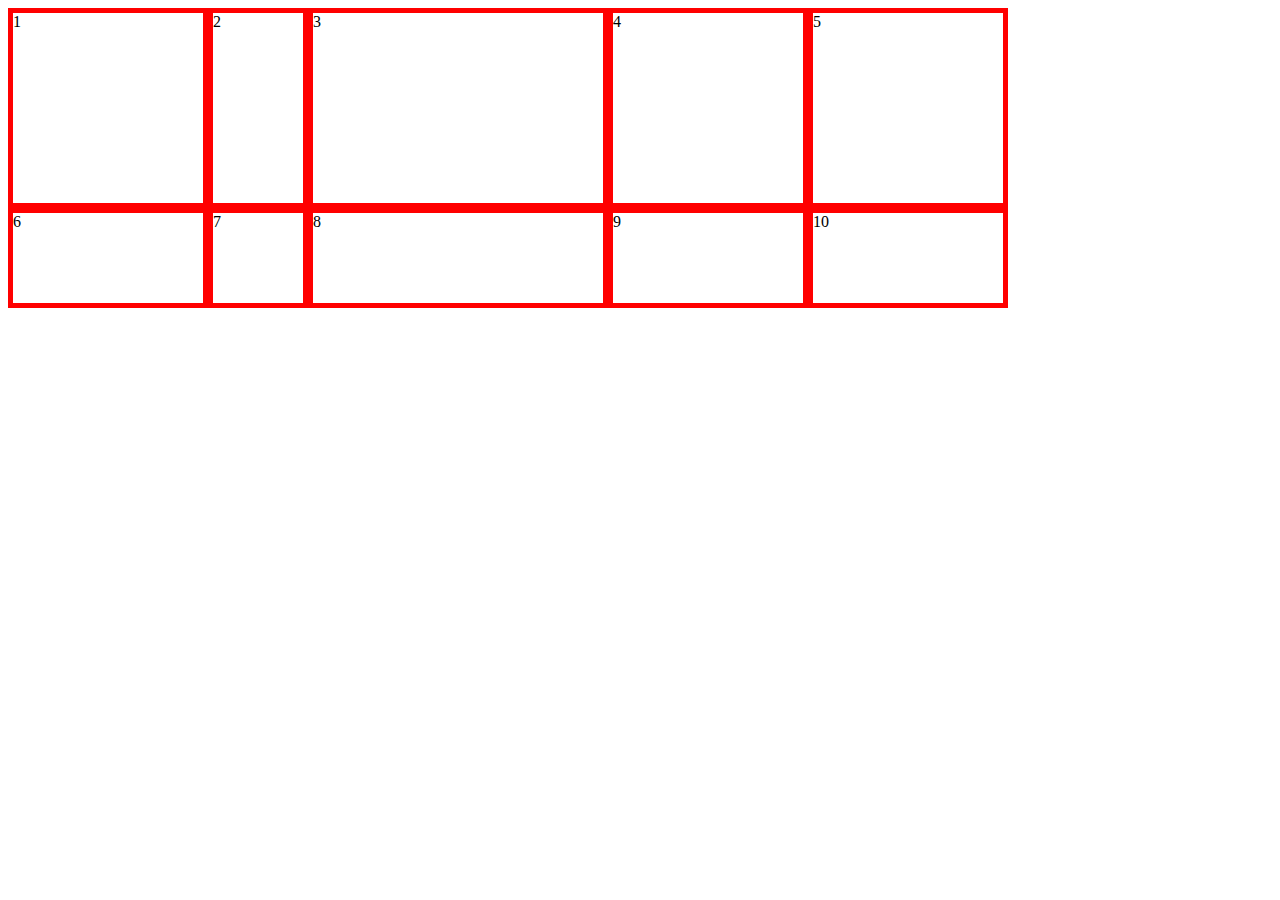
<file: 05-row-column/index.html>
<!DOCTYPE html>
<html lang="en">
<head>
  <meta charset="UTF-8">
  <meta http-equiv="X-UA-Compatible" content="IE=edge">
  <meta name="viewport" content="width=device-width, initial-scale=1.0">
  <link rel="stylesheet" href="./styles.css">
  <title>Grid Column and Rows</title>
</head>
<body>
  <div class="container">
    <div class="item"></div>
    <div class="item"></div>
    <div class="item"></div>
    <div class="item"></div>
    <div class="item"></div>
    <div class="item"></div>
    <div class="item"></div>
    <div class="item"></div>
    <div class="item"></div>
    <div class="item"></div>
  </div>
</body>
</html>
</file>
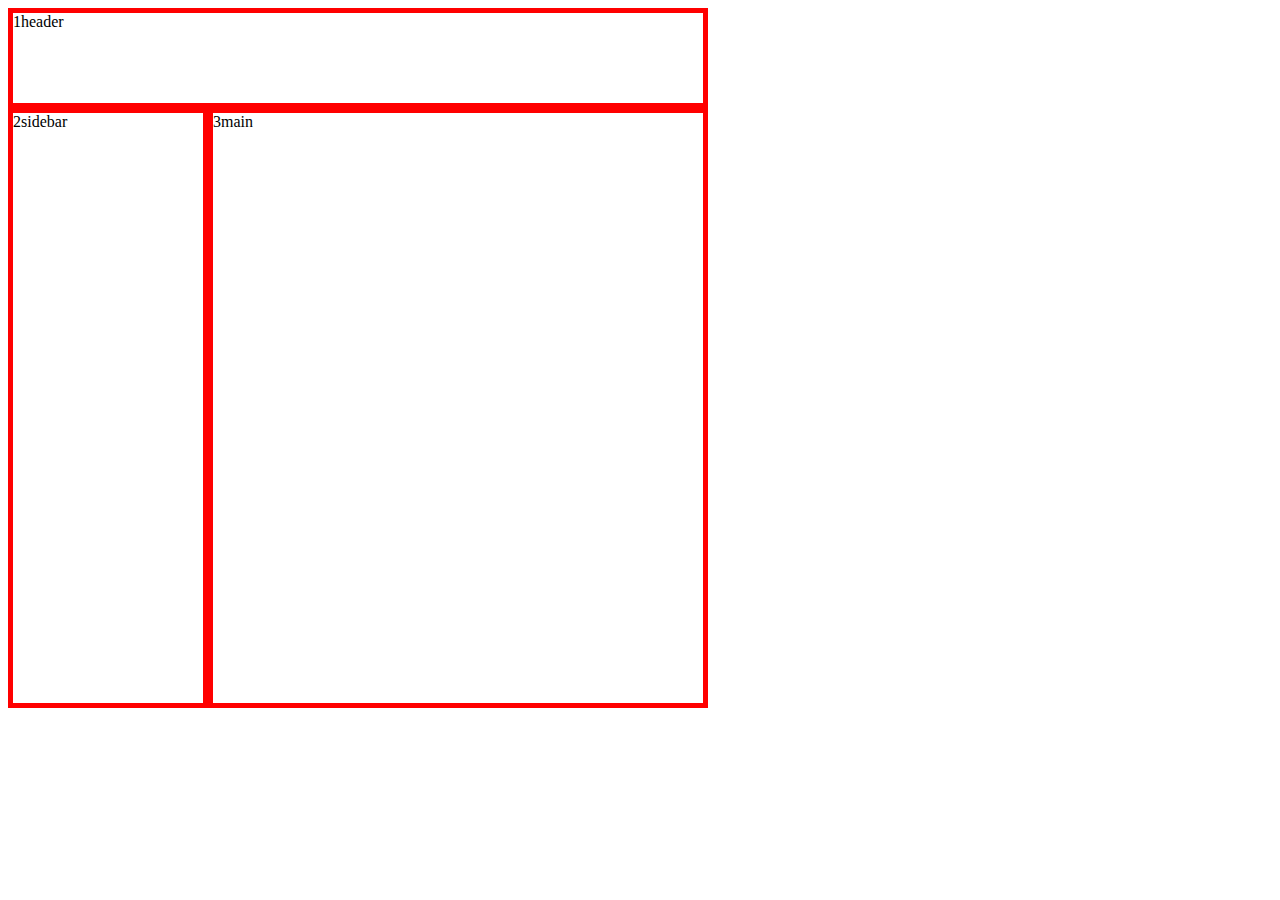
<file: 06-grid-lines/index.html>
<!DOCTYPE html>
<html lang="en">
<head>
  <meta charset="UTF-8">
  <meta http-equiv="X-UA-Compatible" content="IE=edge">
  <meta name="viewport" content="width=device-width, initial-scale=1.0">
  <link rel="stylesheet" href="./styles.css">
  <title>Grid Lines</title>
</head>
<body>
  <div class="container">
    <div class="item">header</div>
    <div class="item">sidebar</div>
    <div class="item">main</div>
  </div>
</body>
</html>
</file>
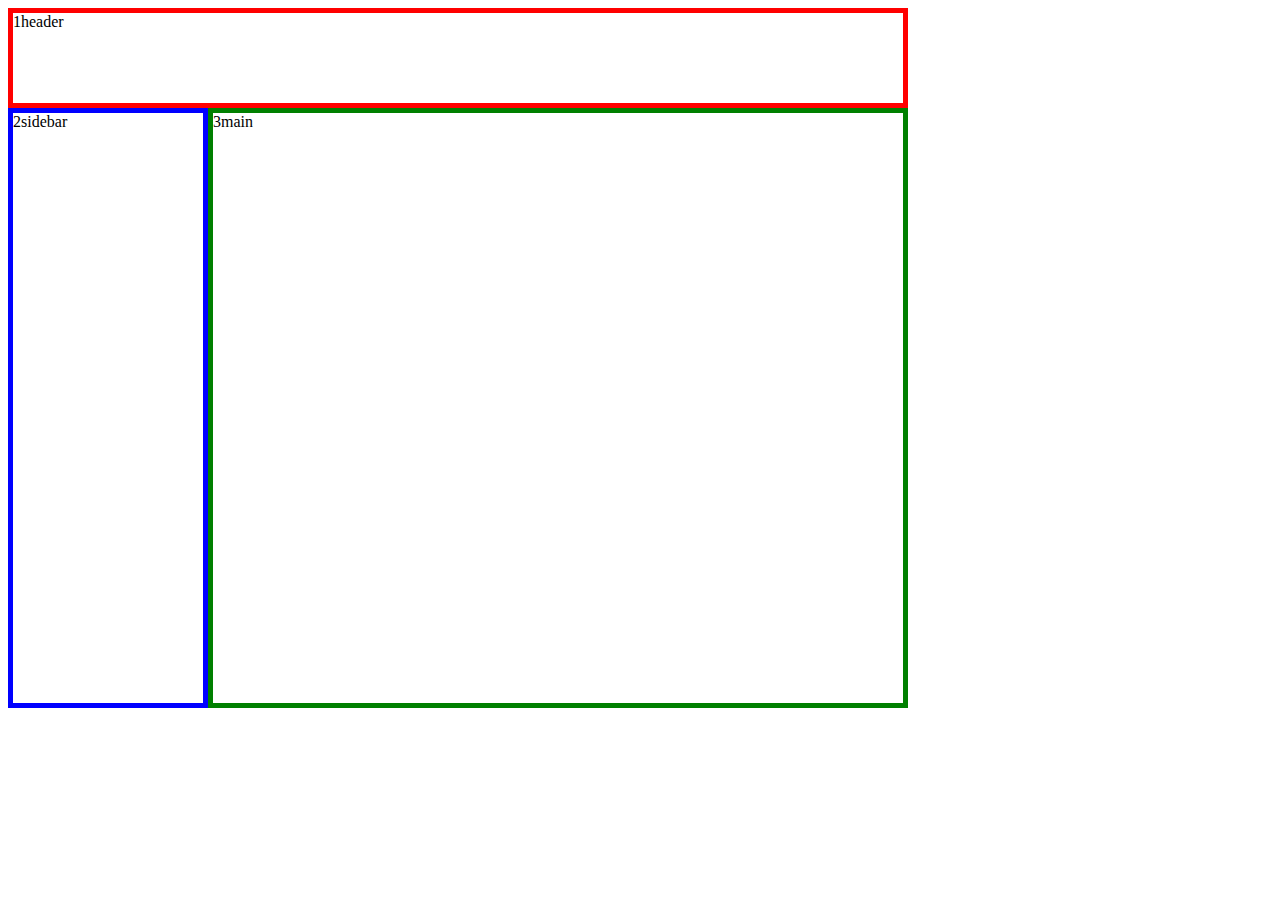
<file: 07-grid-areas/index.html>
<!DOCTYPE html>
<html lang="en">
<head>
  <meta charset="UTF-8">
  <meta http-equiv="X-UA-Compatible" content="IE=edge">
  <meta name="viewport" content="width=device-width, initial-scale=1.0">
  <link rel="stylesheet" href="./styles.css">
  <title>Grid áreas</title>
</head>
<body>
  <div class="container">
    <div class="item">header</div>
    <div class="item">sidebar</div>
    <div class="item">main</div>
  </div>
</body>
</html>
</file>
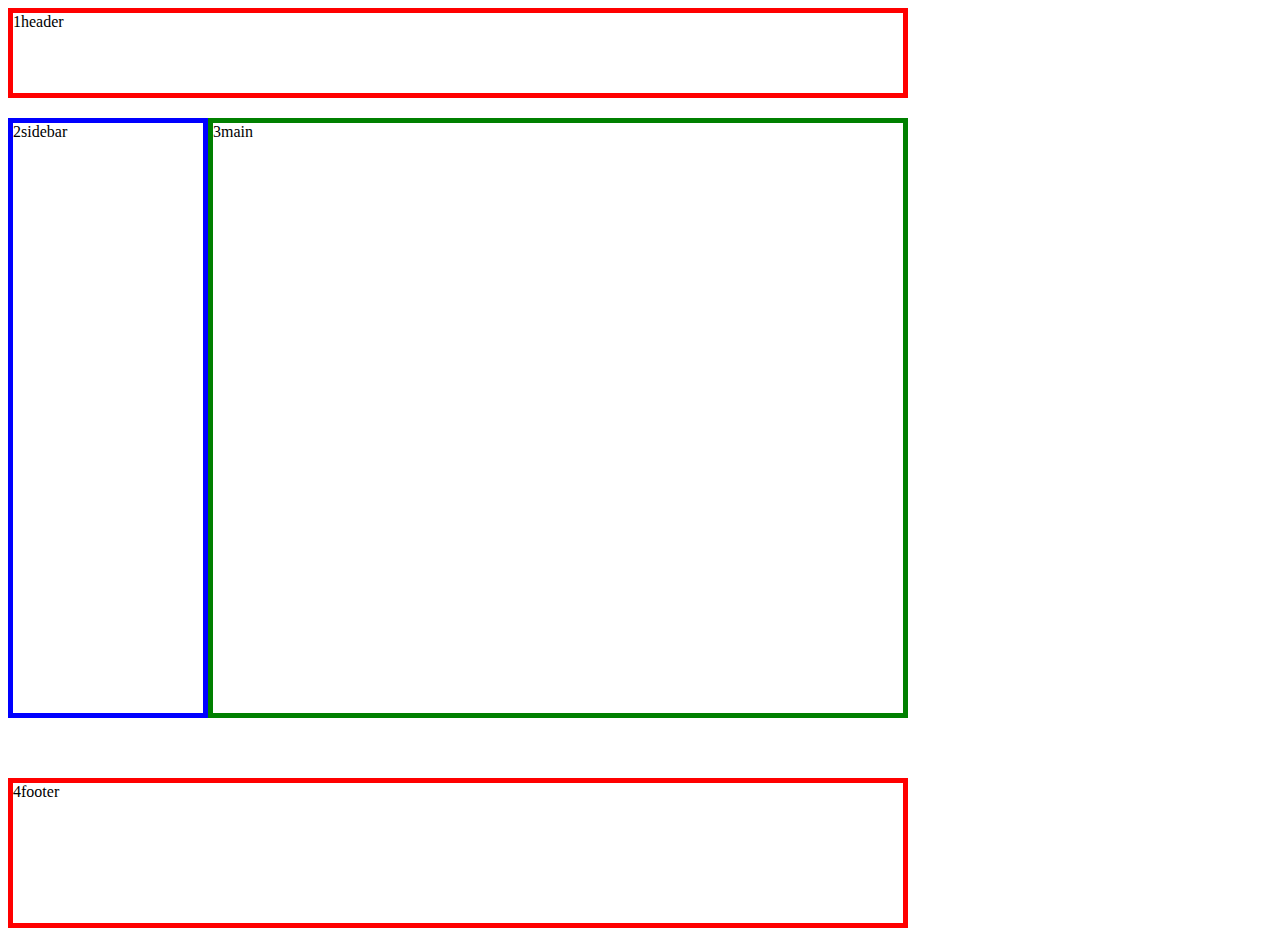
<file: 09-grid-gap/index.html>
<!DOCTYPE html>
<html lang="en">
<head>
  <meta charset="UTF-8">
  <meta http-equiv="X-UA-Compatible" content="IE=edge">
  <meta name="viewport" content="width=device-width, initial-scale=1.0">
  <link rel="stylesheet" href="./styles.css">
  <title>Grid áreas</title>
</head>
<body>
  <div class="container">
    <div class="item">header</div>
    <div class="item">sidebar</div>
    <div class="item">main</div>
    <div class="item">footer</div>
  </div>
</body>
</html>
</file>
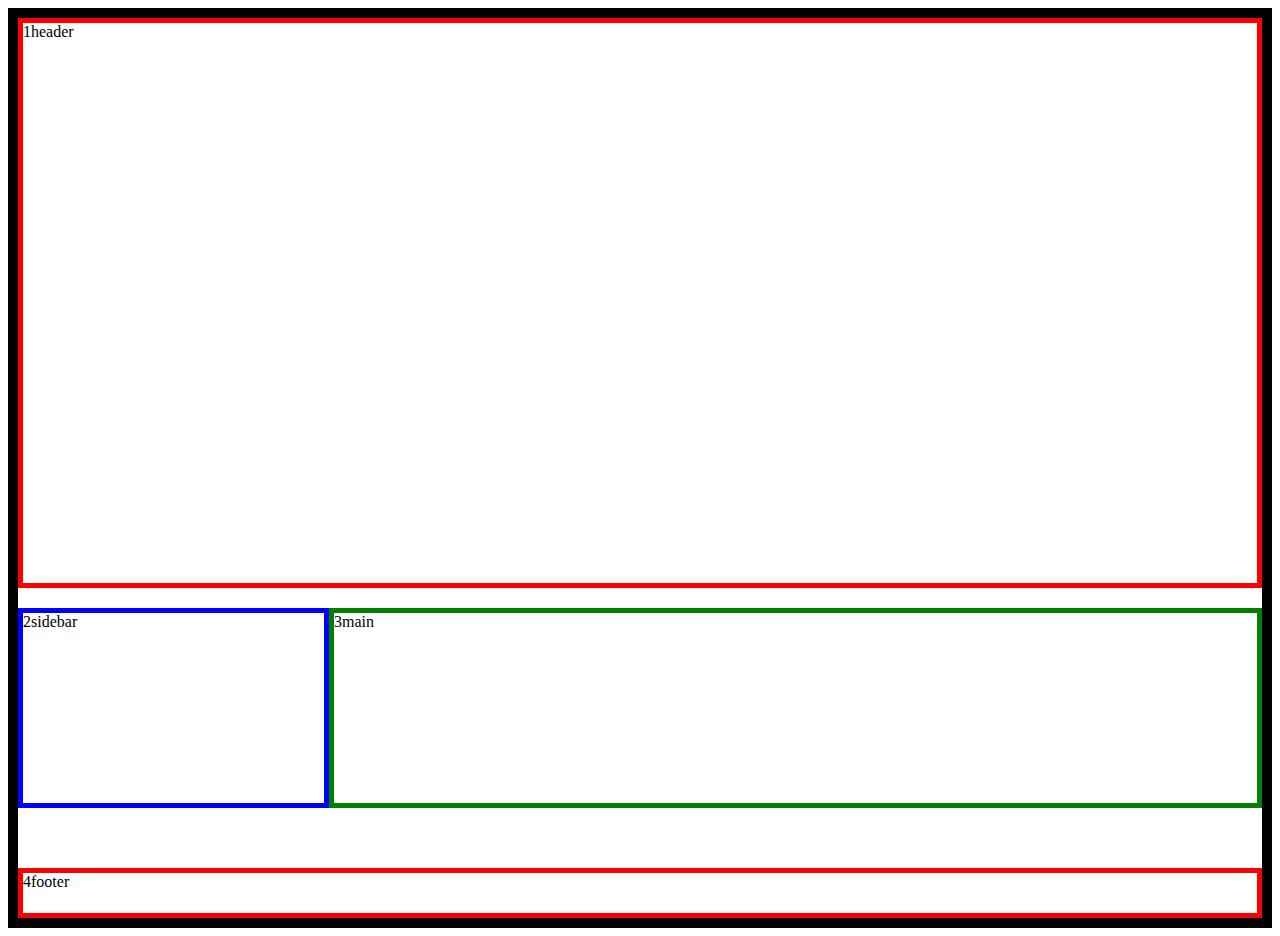
<file: 11-fr/index.html>
<!DOCTYPE html>
<html lang="en">
<head>
  <meta charset="UTF-8">
  <meta http-equiv="X-UA-Compatible" content="IE=edge">
  <meta name="viewport" content="width=device-width, initial-scale=1.0">
  <link rel="stylesheet" href="./styles.css">
  <title>Fracciones</title>
</head>
<body>
  <div class="container">
    <div class="item">header</div>
    <div class="item">sidebar</div>
    <div class="item">main</div>
    <div class="item">footer</div>
  </div>
</body>
</html>
</file>
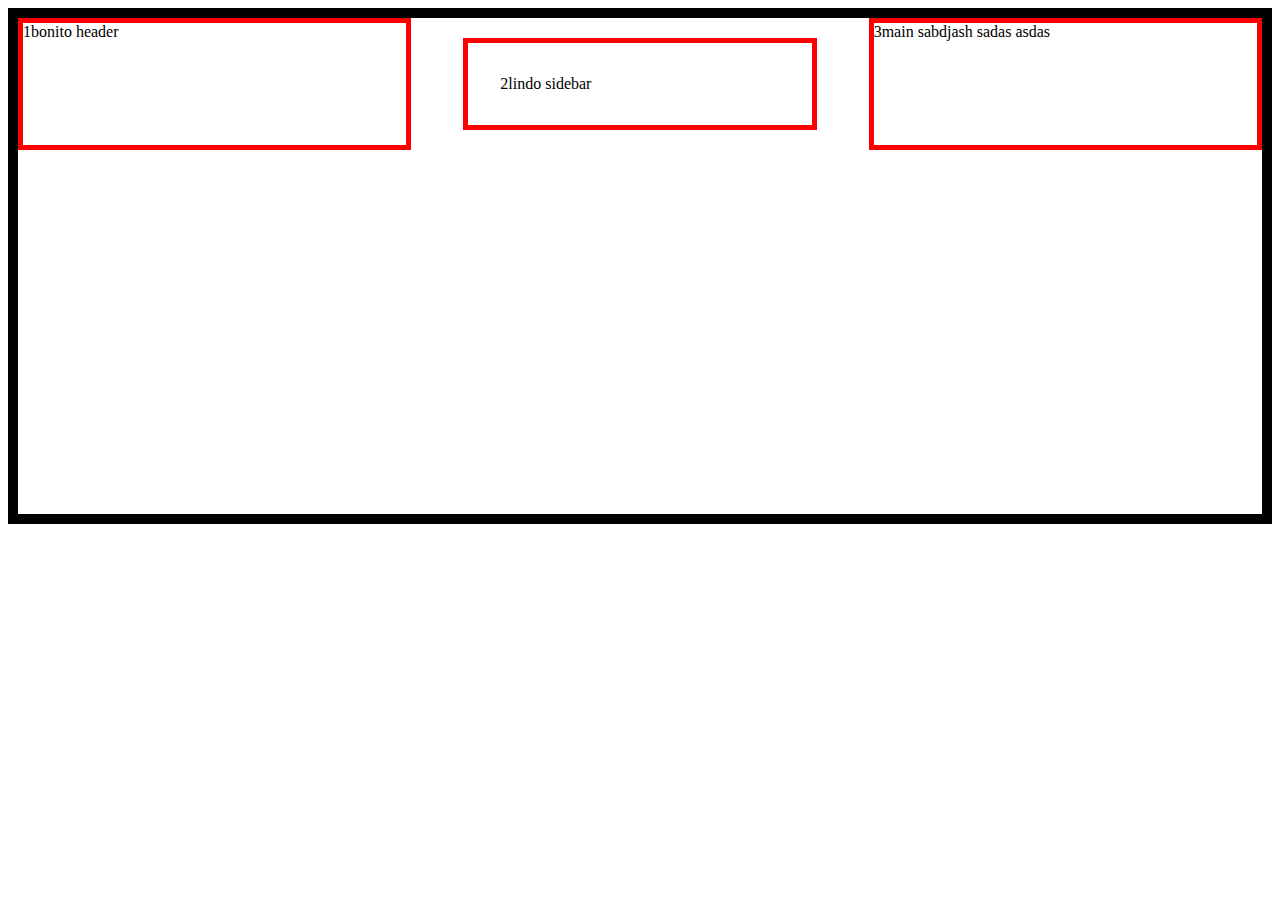
<file: 12-dynamic-sizes/index.html>
<!DOCTYPE html>
<html lang="en">
<head>
  <meta charset="UTF-8">
  <meta http-equiv="X-UA-Compatible" content="IE=edge">
  <meta name="viewport" content="width=device-width, initial-scale=1.0">
  <link rel="stylesheet" href="./styles.css">
  <title>Tamaños dinamicos</title>
</head>
<body>
  <div class="container">
    <div class="item">bonito header</div>
    <div class="item">lindo sidebar</div>
    <div class="item">main sabdjash sadas asdas</div>
  </div>
</body>
</html>
</file>
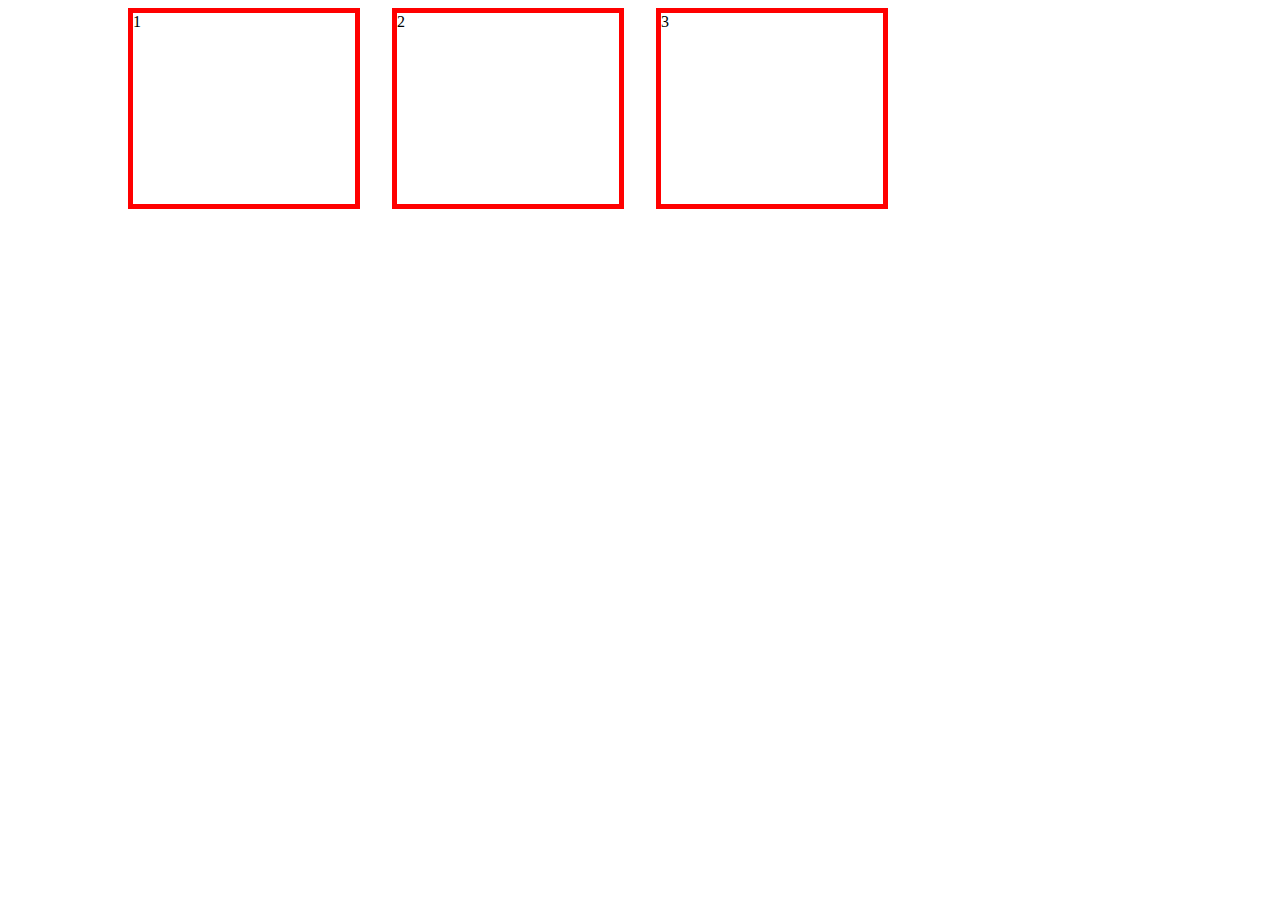
<file: 13-responsive-design/index.html>
<!DOCTYPE html>
<html lang="en">
<head>
  <meta charset="UTF-8">
  <meta http-equiv="X-UA-Compatible" content="IE=edge">
  <meta name="viewport" content="width=device-width, initial-scale=1.0">
  <link rel="stylesheet" href="./styles.css">
  <title>Responsive Design</title>
</head>
<body>
  <div class="container">
    <div class="item"></div>
    <div class="item"></div>
    <div class="item"></div>
  </div>
</body>
</html>
</file>
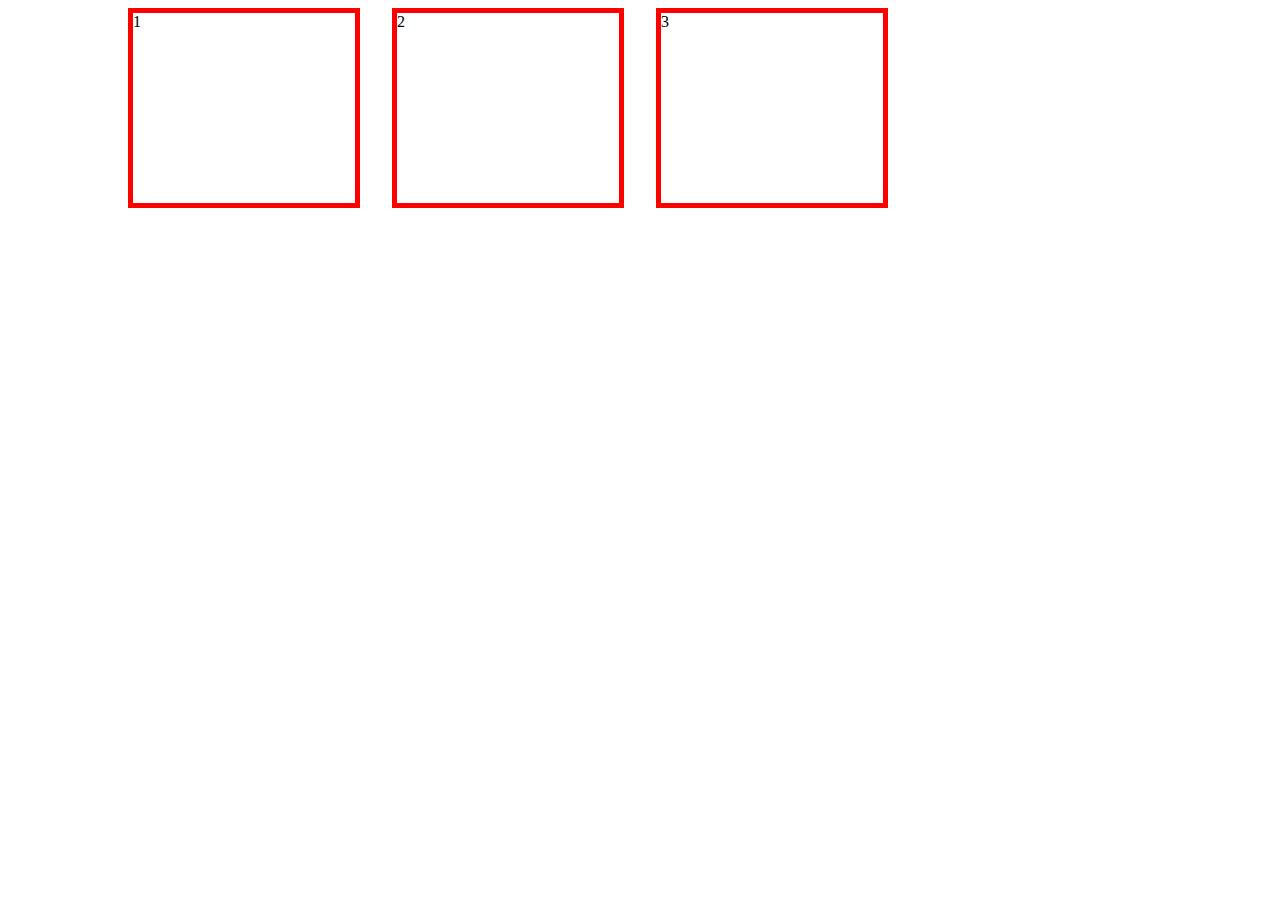
<file: 14-auto-row-columns/index.html>
<!DOCTYPE html>
<html lang="en">
<head>
  <meta charset="UTF-8">
  <meta http-equiv="X-UA-Compatible" content="IE=edge">
  <meta name="viewport" content="width=device-width, initial-scale=1.0">
  <link rel="stylesheet" href="./styles.css">
  <title>Grid auto rows/columns</title>
</head>
<body>
  <div class="container">
    <div class="item"></div>
    <div class="item"></div>
    <div class="item"></div>
  </div>
</body>
</html>
</file>
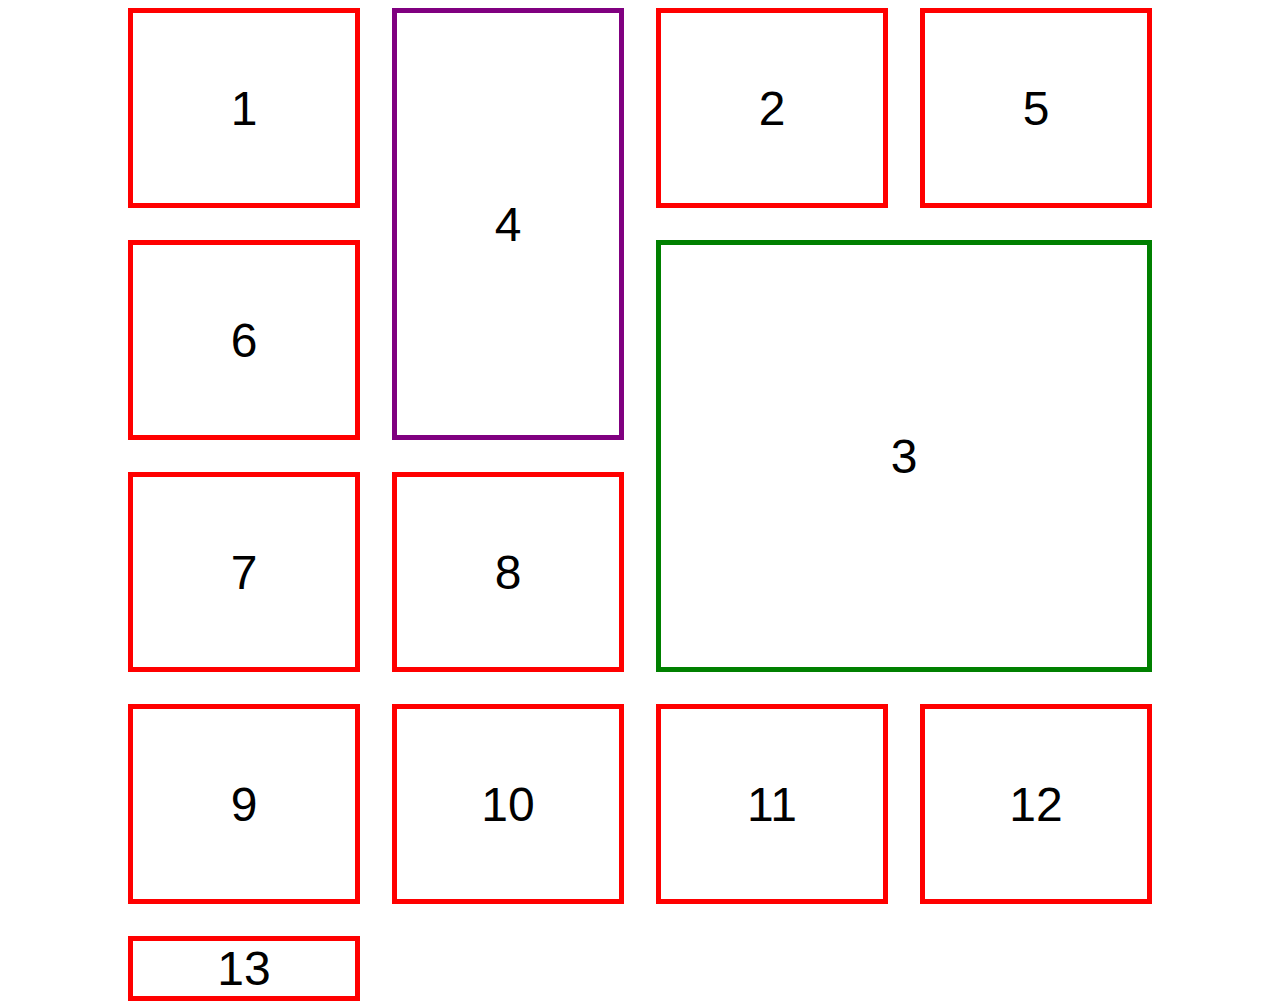
<file: 15-auto-flow/index.html>
<!DOCTYPE html>
<html lang="en">
<head>
  <meta charset="UTF-8">
  <meta http-equiv="X-UA-Compatible" content="IE=edge">
  <meta name="viewport" content="width=device-width, initial-scale=1.0">
  <link rel="stylesheet" href="./styles.css">
  <title>Grid auto flow</title>
</head>
<body>
  <div class="container">
    <div class="item"></div>
    <div class="item"></div>
    <div class="item"></div>
    <div class="item"></div>
    <div class="item"></div>
    <div class="item"></div>
    <div class="item"></div>
    <div class="item"></div>
    <div class="item"></div>
    <div class="item"></div>
    <div class="item"></div>
    <div class="item"></div>
    <div class="item"></div>
  </div>
</body>
</html>
</file>
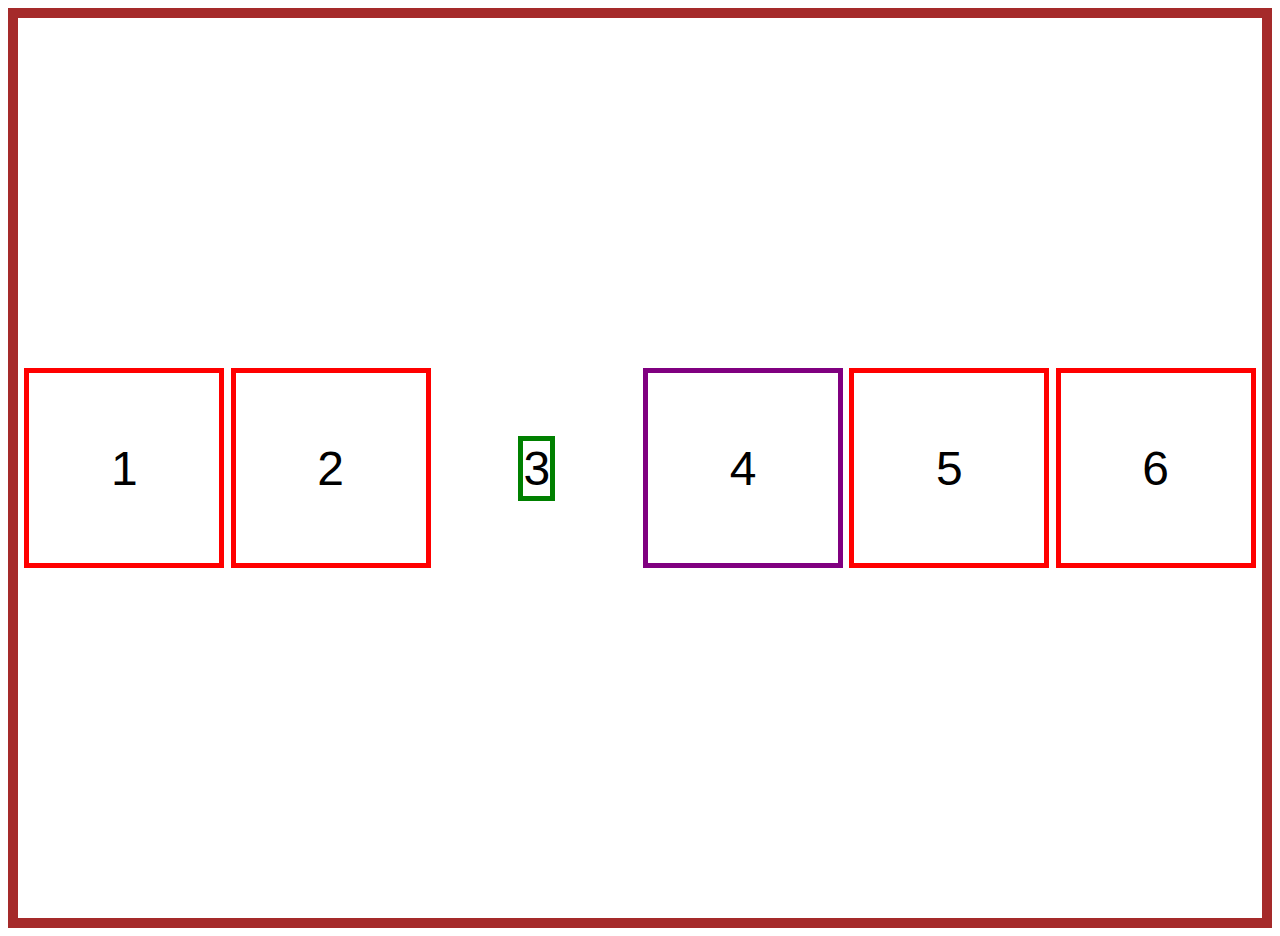
<file: 16-aligning/index.html>
<!DOCTYPE html>
<html lang="en">
<head>
  <meta charset="UTF-8">
  <meta http-equiv="X-UA-Compatible" content="IE=edge">
  <meta name="viewport" content="width=device-width, initial-scale=1.0">
  <link rel="stylesheet" href="./styles.css">
  <title>Alinging</title>
</head>
<body>
  <div class="container">
    <div class="item"></div>
    <div class="item"></div>
    <div class="item"></div>
    <div class="item"></div>
    <div class="item"></div>
    <div class="item"></div>
  </div>
</body>
</html>
</file>
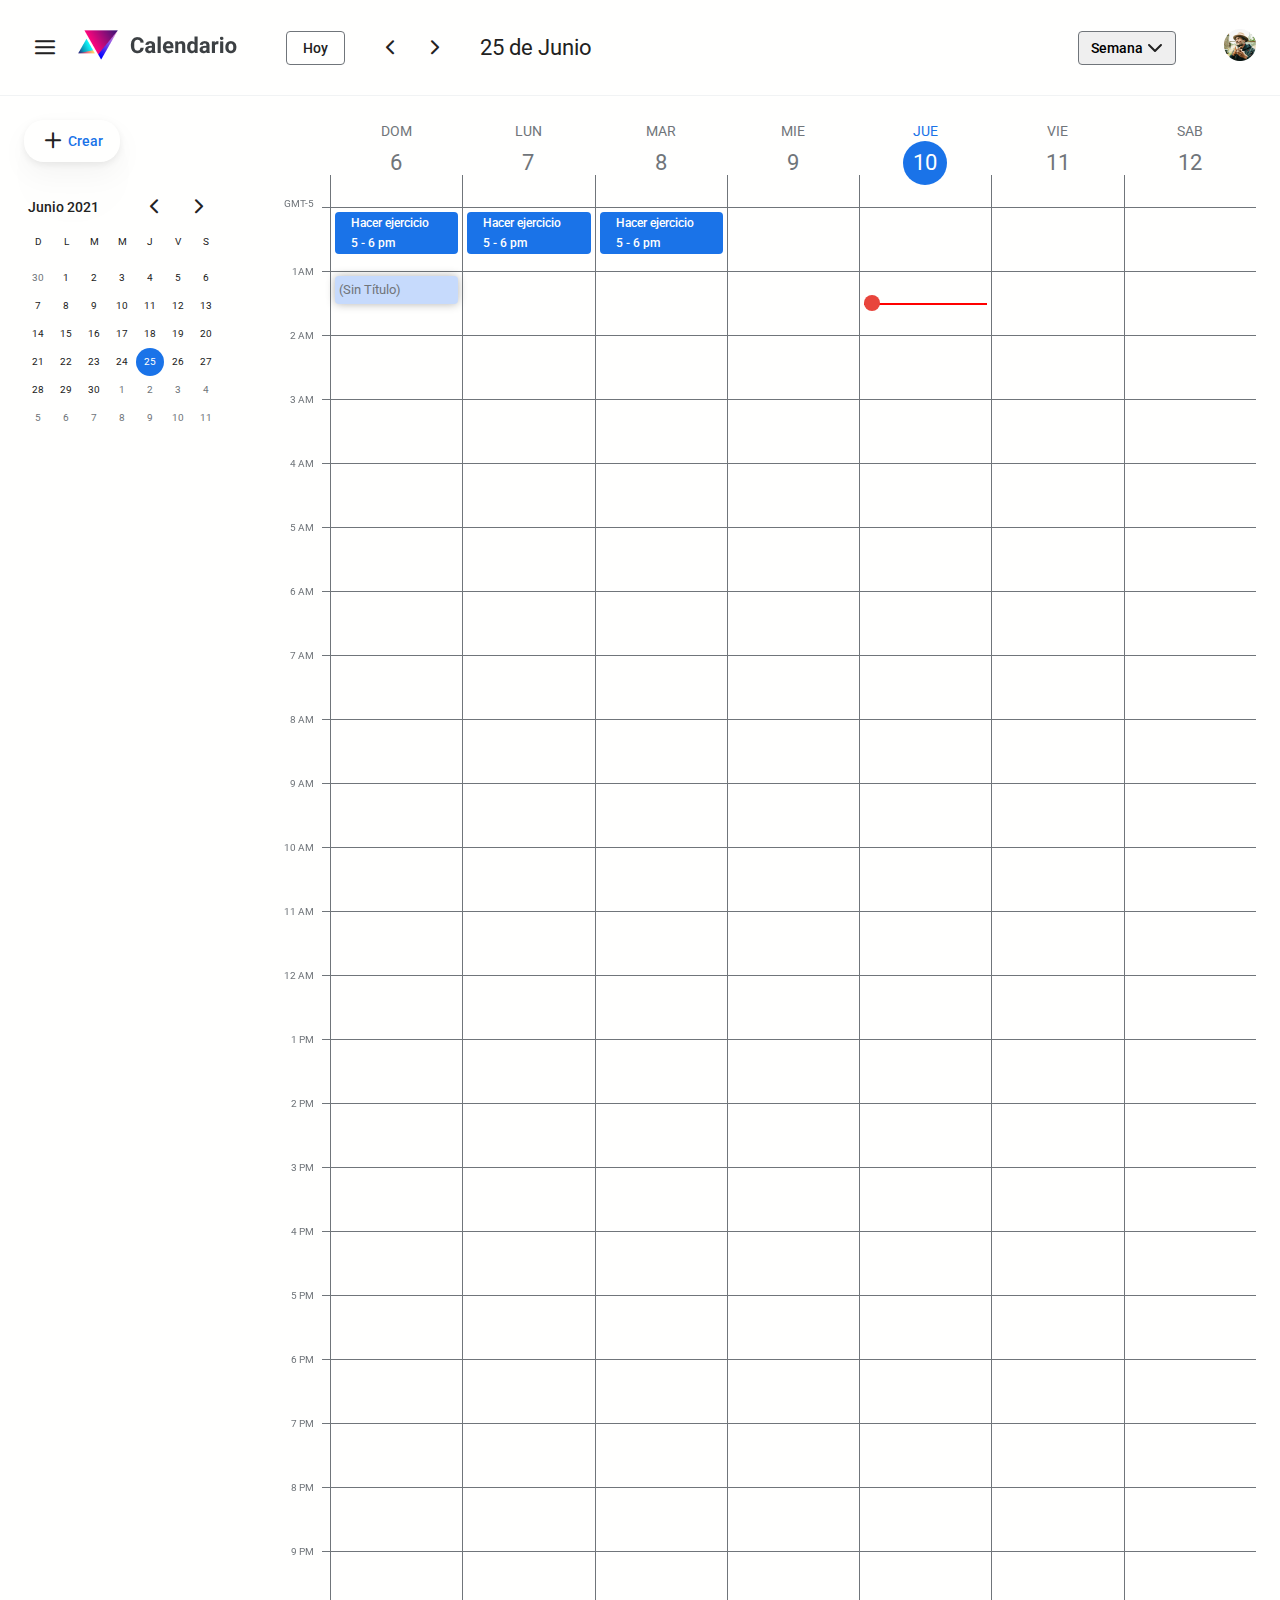
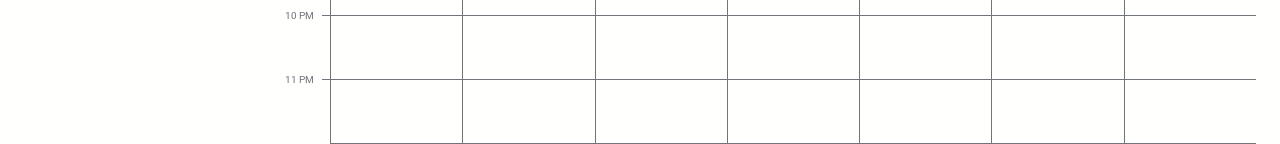
<file: calendar/index.html>
<!DOCTYPE html>
<html lang="en">

<head>
  <meta charset="UTF-8">
  <meta http-equiv="X-UA-Compatible" content="IE=edge">
  <meta name="viewport" content="width=device-width, initial-scale=1.0">
  <link rel="stylesheet" href="./css/index.css">
  <link rel="preconnect" href="https://fonts.googleapis.com">
  <link rel="preconnect" href="https://fonts.gstatic.com" crossorigin>
  <link href="https://fonts.googleapis.com/css2?family=Roboto:wght@400;500&display=swap" rel="stylesheet">
  <link rel="icon" id="favicon" type="image/x-icon" href="https://calendar.google.com/googlecalendar/images/favicons_2020q4/calendar_28.ico">
  <link rel="icon" id="favicon256" sizes="256x256" type="image/x-icon" href="https://calendar.google.com/googlecalendar/images/favicons_2020q4/calendar_31_256.ico">
  <title>Google Calendar</title>
</head>

<body>
  <div class="page">
    <header class="header">
      <div class="header-primary">
        <div class="header-logo">
          <button class="button is-compact">
            <i class="icon-hamburguerButton"></i>
          </button>
          <a href="/" aria-current="page" aria-label="Calendar" tabindex="-1">
            <img src="./image/logo.png" alt="">
          </a>
        </div>
        <div class="calendarStatus">
          <button class="button is-secondary">Hoy</button>
          <span class="calendarStatus-navigation">
            <a href="#" class="button is-compact" aria-label="Semana anterior">
              <i class="icon-chevronLeft" aria-hidden="true"></i>
            </a>
            <a href="#" class="button is-compact" aria-label="Siguiente semana">
              <i class="icon-chevronRight" aria-hidden="true"></i>
            </a>
          </span>
          <time class="calendarStatus-date" datetime="25-06-2021">25 de Junio</time>
        </div>
      </div>
      <div class="header-secondary">
        <select class="select" name="" id="">
          <option value="" selected>Semana</option>
          <option value="">Día</option>
        </select>
        <a href="#user">
          <img src="./image/user.png" alt="">
        </a>
      </div>


    </header>
    <div class="sidebar">
      <button class="button is-rounded is-shadowed">
        <i class="icon-plus" aria-hidden="true"></i>
        <span>Crear</span>
      </button>
      <div class="miniCalendar" aria-label="Calendario de navegación">
        <div class="miniCalendar-status">
          <time class="miniCalendar-date" datetime="2021-06">Junio 2021</time>
          <div class="miniCalendar-navigation">
            <a class="button is-compact" href="#prevMonth" aria-label="Mes anterior">
              <i class="icon-chevronLeft" aria-hidden="true"></i>
            </a>
            <a class="button is-compact" href="#nextMonth" aria-label="Siguiente Mes">
              <i class="icon-chevronRight" aria-hidden="true"></i>
            </a>
          </div>
        </div>
        <div class="miniCalendar-header">
          <span class="miniCalendar-weekDay">D</span>
          <span class="miniCalendar-weekDay">L</span>
          <span class="miniCalendar-weekDay">M</span>
          <span class="miniCalendar-weekDay">M</span>
          <span class="miniCalendar-weekDay">J</span>
          <span class="miniCalendar-weekDay">V</span>
          <span class="miniCalendar-weekDay">S</span>
        </div>
        <div class="miniCalendar-month">
          <div class="miniCalendar-monthDay is-inactive">30</div>
          <div class="miniCalendar-monthDay">1</div>
          <div class="miniCalendar-monthDay">2</div>
          <div class="miniCalendar-monthDay">3</div>
          <div class="miniCalendar-monthDay">4</div>
          <div class="miniCalendar-monthDay">5</div>
          <div class="miniCalendar-monthDay">6</div>
          <div class="miniCalendar-monthDay">7</div>
          <div class="miniCalendar-monthDay">8</div>
          <div class="miniCalendar-monthDay">9</div>
          <div class="miniCalendar-monthDay">10</div>
          <div class="miniCalendar-monthDay">11</div>
          <div class="miniCalendar-monthDay">12</div>
          <div class="miniCalendar-monthDay">13</div>
          <div class="miniCalendar-monthDay">14</div>
          <div class="miniCalendar-monthDay">15</div>
          <div class="miniCalendar-monthDay">16</div>
          <div class="miniCalendar-monthDay">17</div>
          <div class="miniCalendar-monthDay">18</div>
          <div class="miniCalendar-monthDay">19</div>
          <div class="miniCalendar-monthDay">20</div>
          <div class="miniCalendar-monthDay">21</div>
          <div class="miniCalendar-monthDay">22</div>
          <div class="miniCalendar-monthDay">23</div>
          <div class="miniCalendar-monthDay">24</div>
          <div class="miniCalendar-monthDay is-selected">25</div>
          <div class="miniCalendar-monthDay">26</div>
          <div class="miniCalendar-monthDay">27</div>
          <div class="miniCalendar-monthDay">28</div>
          <div class="miniCalendar-monthDay">29</div>
          <div class="miniCalendar-monthDay">30</div>
          <div class="miniCalendar-monthDay is-inactive">1</div>
          <div class="miniCalendar-monthDay is-inactive">2</div>
          <div class="miniCalendar-monthDay is-inactive">3</div>
          <div class="miniCalendar-monthDay is-inactive">4</div>
          <div class="miniCalendar-monthDay is-inactive">5</div>
          <div class="miniCalendar-monthDay is-inactive">6</div>
          <div class="miniCalendar-monthDay is-inactive">7</div>
          <div class="miniCalendar-monthDay is-inactive">8</div>
          <div class="miniCalendar-monthDay is-inactive">9</div>
          <div class="miniCalendar-monthDay is-inactive">10</div>
          <div class="miniCalendar-monthDay is-inactive">11</div>
        </div>
      </div>

    </div>
    <main class="calendar">
      <div class="calendar-week">
        <div class="timezoneCell">GMT-5</div>
        <h2 class="calendarDay">
          <a href="./calendar-by-day.html" aria-label="Domingo 06 de Junio">
            <time datetime="06-06-2021">
              <span>DOM</span> <br>
              <span>6</span>
            </time>
          </a>
        </h2>
        <h2 class="calendarDay">
          <a href="./calendar-by-day.html" aria-label="Lunes 07 de Junio">
            <time datetime="2021-06-07">
              <span>LUN</span> <br>
              <span>7</span>
            </time>
          </a>
        </h2>
        <h2 class="calendarDay">
          <a href="./calendar-by-day.html" aria-label="Martes 08 de Junio">
            <time datetime="08-06-2021">
              <span>MAR</span> <br>
              <span>8</span>
            </time>
          </a>
        </h2>
        <h2 class="calendarDay">
          <a href="./calendar-by-day.html" aria-label="Miercoles 09 de Junio">
            <time datetime="09-06-2021">
              <span>MIE</span> <br>
              <span>9</span>
            </time>
          </a>
        </h2>
        <h2 class="calendarDay is-selected">
          <a href="./calendar-by-day.html" aria-label="Jueves 10 de Junio">
            <time datetime="10-06-2021">
              <span>JUE</span> <br>
              <span>10</span>
            </time>
          </a>
        </h2>
        <h2 class="calendarDay">
          <a href="./calendar-by-day.html" aria-label="Viernes 11 de Junio">
            <time datetime="11-06-2021">
              <span>VIE</span> <br>
              <span>11</span>
            </time>
          </a>
        </h2>
        <h2 class="calendarDay">
          <a href="./calendar-by-day.html" aria-label="Sábado 12 de Junio">
            <time datetime="12-06-2021">
              <span>SAB</span> <br>
              <span>12</span>
            </time>
          </a>
        </h2>
        <span class="hourCell"></span>
        <div class="taskCell">
          <div tabindex="0" class="task" aria-label="de 17:00 a 18:00, hacer ejercicio">
            <p>Hacer ejercicio</p>
            <p>
              <time datetime="17:00">5</time> - <time datetime="18:00">6 pm</time>
            </p>
          </div>
        </div>
        <div class="taskCell">
          <div tabindex="0" class="task" aria-label="de 17:00 a 18:00, hacer ejercicio">
            <p>Hacer ejercicio</p>
            <p>
              <time datetime="17:00">5</time> - <time datetime="18:00">6 pm</time>
            </p>
          </div>
        </div>
        <div class="taskCell">
          <div tabindex="0" class="task" aria-label="de 17:00 a 18:00, hacer ejercicio">
            <p>Hacer ejercicio</p>
            <p>
              <time datetime="17:00">5</time> - <time datetime="18:00">6 pm</time>
            </p>
          </div>
        </div>
        <div class="taskCell"></div>
        <div class="taskCell"></div>
        <div class="taskCell"></div>
        <div class="taskCell"></div>
        <span class="hourCell">1AM</span>
        <div class="taskCell is-active">
        </div>
        <div class="taskCell">
        </div>
        <div class="taskCell">
        </div>
        <div class="taskCell"></div>
        <div class="taskCell has-line">
          <div class="currentTime"></div>
        </div>
        <div class="taskCell"></div>
        <div class="taskCell"></div>
        <span class="hourCell">2 AM</span>
        <div class="taskCell">
        </div>
        <div class="taskCell">
        </div>
        <div class="taskCell">
        </div>
        <div class="taskCell"></div>
        <div class="taskCell"></div>
        <div class="taskCell"></div>
        <div class="taskCell"></div>
        <span class="hourCell">3 AM</span>
        <div class="taskCell">
        </div>
        <div class="taskCell">
        </div>
        <div class="taskCell">
        </div>
        <div class="taskCell"></div>
        <div class="taskCell"></div>
        <div class="taskCell"></div>
        <div class="taskCell"></div>
        <span class="hourCell">4 AM</span>
        <div class="taskCell">
        </div>
        <div class="taskCell">
        </div>
        <div class="taskCell">
        </div>
        <div class="taskCell"></div>
        <div class="taskCell"></div>
        <div class="taskCell"></div>
        <div class="taskCell"></div>
        <span class="hourCell">5 AM</span>
        <div class="taskCell">
        </div>
        <div class="taskCell">
        </div>
        <div class="taskCell">
        </div>
        <div class="taskCell"></div>
        <div class="taskCell"></div>
        <div class="taskCell"></div>
        <div class="taskCell"></div>
        <span class="hourCell">6 AM</span>
        <div class="taskCell">
        </div>
        <div class="taskCell">
        </div>
        <div class="taskCell">
        </div>
        <div class="taskCell"></div>
        <div class="taskCell"></div>
        <div class="taskCell"></div>
        <div class="taskCell"></div>
        <span class="hourCell">7 AM</span>
        <div class="taskCell">
        </div>
        <div class="taskCell">
        </div>
        <div class="taskCell">
        </div>
        <div class="taskCell"></div>
        <div class="taskCell"></div>
        <div class="taskCell"></div>
        <div class="taskCell"></div>
        <span class="hourCell">8 AM</span>
        <div class="taskCell">
        </div>
        <div class="taskCell">
        </div>
        <div class="taskCell">
        </div>
        <div class="taskCell"></div>
        <div class="taskCell"></div>
        <div class="taskCell"></div>
        <div class="taskCell"></div>
        <span class="hourCell">9 AM</span>
        <div class="taskCell">
        </div>
        <div class="taskCell">
        </div>
        <div class="taskCell">
        </div>
        <div class="taskCell"></div>
        <div class="taskCell"></div>
        <div class="taskCell"></div>
        <div class="taskCell"></div>
        <span class="hourCell">10 AM</span>
        <div class="taskCell">
        </div>
        <div class="taskCell">
        </div>
        <div class="taskCell">
        </div>
        <div class="taskCell"></div>
        <div class="taskCell"></div>
        <div class="taskCell"></div>
        <div class="taskCell"></div>
        <span class="hourCell">11 AM</span>
        <div class="taskCell">
        </div>
        <div class="taskCell">
        </div>
        <div class="taskCell">
        </div>
        <div class="taskCell"></div>
        <div class="taskCell"></div>
        <div class="taskCell"></div>
        <div class="taskCell"></div>
        <span class="hourCell">12 AM</span>
        <div class="taskCell">
        </div>
        <div class="taskCell">
        </div>
        <div class="taskCell">
        </div>
        <div class="taskCell"></div>
        <div class="taskCell"></div>
        <div class="taskCell"></div>
        <div class="taskCell"></div>
        <span class="hourCell">1 PM</span>
        <div class="taskCell">
        </div>
        <div class="taskCell">
        </div>
        <div class="taskCell">
        </div>
        <div class="taskCell"></div>
        <div class="taskCell"></div>
        <div class="taskCell"></div>
        <div class="taskCell"></div>
        <span class="hourCell">2 PM</span>
        <div class="taskCell">
        </div>
        <div class="taskCell">
        </div>
        <div class="taskCell">
        </div>
        <div class="taskCell"></div>
        <div class="taskCell"></div>
        <div class="taskCell"></div>
        <div class="taskCell"></div>
        <span class="hourCell">3 PM</span>
        <div class="taskCell">
        </div>
        <div class="taskCell">
        </div>
        <div class="taskCell">
        </div>
        <div class="taskCell"></div>
        <div class="taskCell"></div>
        <div class="taskCell"></div>
        <div class="taskCell"></div>
        <span class="hourCell">4 PM</span>
        <div class="taskCell">
        </div>
        <div class="taskCell">
        </div>
        <div class="taskCell">
        </div>
        <div class="taskCell"></div>
        <div class="taskCell"></div>
        <div class="taskCell"></div>
        <div class="taskCell"></div>
        <span class="hourCell">5 PM</span>
        <div class="taskCell">
        </div>
        <div class="taskCell">
        </div>
        <div class="taskCell">
        </div>
        <div class="taskCell"></div>
        <div class="taskCell"></div>
        <div class="taskCell"></div>
        <div class="taskCell"></div>
        <span class="hourCell">6 PM</span>
        <div class="taskCell">
        </div>
        <div class="taskCell">
        </div>
        <div class="taskCell">
        </div>
        <div class="taskCell"></div>
        <div class="taskCell"></div>
        <div class="taskCell"></div>
        <div class="taskCell"></div>
        <span class="hourCell">7 PM</span>
        <div class="taskCell">
        </div>
        <div class="taskCell">
        </div>
        <div class="taskCell">
        </div>
        <div class="taskCell"></div>
        <div class="taskCell"></div>
        <div class="taskCell"></div>
        <div class="taskCell"></div>
        <span class="hourCell">8 PM</span>
        <div class="taskCell">
        </div>
        <div class="taskCell">
        </div>
        <div class="taskCell">
        </div>
        <div class="taskCell"></div>
        <div class="taskCell"></div>
        <div class="taskCell"></div>
        <div class="taskCell"></div>
        <span class="hourCell">9 PM</span>
        <div class="taskCell">
        </div>
        <div class="taskCell">
        </div>
        <div class="taskCell">
        </div>
        <div class="taskCell"></div>
        <div class="taskCell"></div>
        <div class="taskCell"></div>
        <div class="taskCell"></div>
        <span class="hourCell">10 PM</span>
        <div class="taskCell">
        </div>
        <div class="taskCell">
        </div>
        <div class="taskCell">
        </div>
        <div class="taskCell"></div>
        <div class="taskCell"></div>
        <div class="taskCell"></div>
        <div class="taskCell"></div>
        <span class="hourCell">11 PM</span>
        <div class="taskCell">
        </div>
        <div class="taskCell">
        </div>
        <div class="taskCell">
        </div>
        <div class="taskCell"></div>
        <div class="taskCell"></div>
        <div class="taskCell"></div>
        <div class="taskCell"></div>
      </div>
    </main>
  </div>
  <dialog class="modal">
    <form class="createTask">
      <div class="input is-outstanding">
        <div class="input-body">
          <input required name="title" type="text" placeholder="Añade in título">
        </div>
      </div>
      <div class="input">
        <i class="icon-clock"></i>
        <div class="input-body">
          <input type="date" name="date" required>
          <input type="time" name="time-start" required>
          <input type="time" name="time-end" required>
        </div>
      </div>

      <div class="input">
        <i class="icon-users"></i>

        <div class="input-body">
          <input type="text" list="guests" name="guests" placeholder="Agregar Invitados" required>
          <datalist id="guests">
            <option value="Leonidas"></option>
            <option value="Carlos"></option>
            <option value="Miguel"></option>
            <option value="Sandra"></option>
            <option value="Cristopher"></option>
          </datalist>
        </div>
      </div>
      <div class="input">

        <i class="icon-gps"></i>
        <div class="input-body">
          <input name="location" type="text" placeholder="Agregar ubicación">
        </div>
      </div>
      <div class="input">
        <i class="icon-text"></i>
        <div class="input-body">
          <input type="file" multiple>
        </div>
      </div>
      <div class="input">
        <i class="icon-text"></i>
        <div class="input-body">
          <textarea name="description" placeholder="Agregar descripción" id="" cols="40" rows="2"></textarea>
        </div>
      </div>
    </form>
    <div class="modal-actions">
      <button id="close-modal" class="button">
        Cancelar
      </button>
      <button class="button is-primary">
        Guardar
      </button>
    </div>
  </dialog>
  <script src="./js/app.js" type="module"></script>
</body>

</html>
</file>
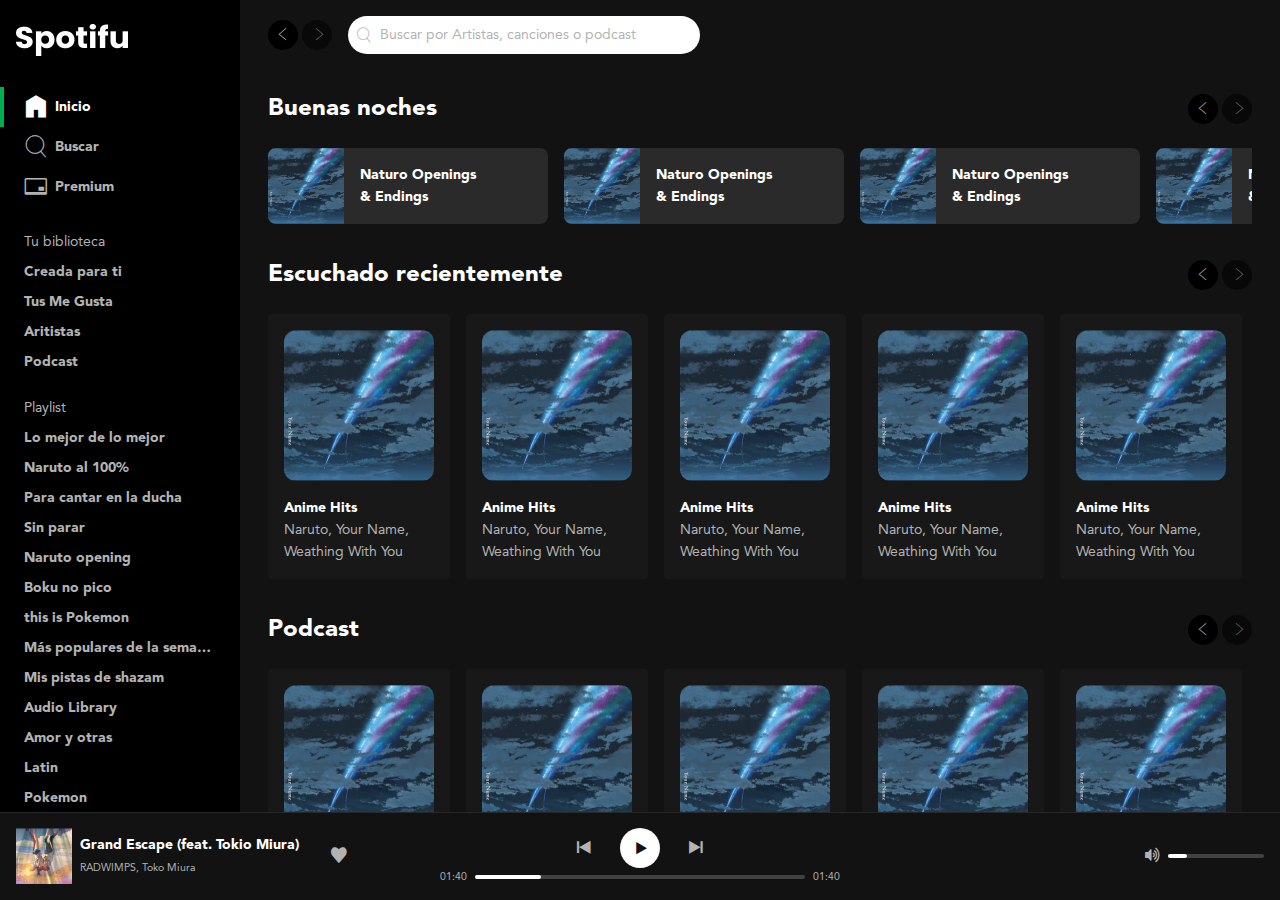
<file: spotifu/index.html>
<!DOCTYPE html>
<html lang="es">
<head>
  <meta charset="UTF-8">
  <meta http-equiv="X-UA-Compatible" content="IE=edge">
  <meta name="viewport" content="width=device-width, initial-scale=1.0">
  <link rel="stylesheet" href="./css/index.css">
  <title>Spotifu</title>
</head>
<body class="body">
  <div class="layout">

    <div class="sidebar">
      <header class="logo">
        <a href="/" aria-current="page">
          <img src="./images/spotifu-logo.png" class="logo-image" width="112" height="32" alt="Logo de Spotifu">
        </a>
      </header>
      <nav class="menu" aria-label="Principal">
        <ul class="menu-list">
          <li class="menuItem is-active">
            <a href="/" class="link" aria-current="page">
              <i class="icon-home" aria-hidden="true"></i>
              <span>Inicio</span>
            </a>
          </li>
          <li class="menuItem ">
            <a href="/" class="link">
              <i class="icon-search" aria-hidden="true"></i>
              <span>Buscar</span>
            </a>
          </li>
          <li class="menuItem ">
            <a href="/" class="link">
              <i class="icon-creditCard" aria-hidden="true"></i>
              <span>Premium</span>
            </a>
          </li>
        </ul>
      </nav>
      <nav class="list" aria-labelledby="library-navigation">
        <h2 class="list-title" id="library-navigation">Tu biblioteca</h2>
        <ul class="list-content">
          <li class="list-item">
            <a href="#" class="link">Creada para ti</a>
          </li>
          <li class="list-item">
            <a href="#" class="link">Tus Me Gusta</a>
          </li>
          <li class="list-item">
            <a href="#" class="link">Aritistas</a>
          </li>
          <li class="list-item">
            <a href="#" class="link">Podcast</a>
          </li>

        </ul>
      </nav>
      <nav class="list" aria-labelledby="playlist-navigation">
        <h2 class="list-title" id="playlist-navigation">Playlist</h2>
        <ul class="list-content">
          <li class="list-item">
            <a href="#" class="link">Lo mejor de lo mejor</a>
          </li>
          <li class="list-item">
            <a href="#" class="link">Naruto al 100%</a>
          </li>
          <li class="list-item">
            <a href="#" class="link">Para cantar en la ducha</a>
          </li>
          <li class="list-item">
            <a href="#" class="link">Sin parar</a>
          </li>
          <li class="list-item">
            <a href="#" class="link">Naruto opening</a>
          </li>
          <li class="list-item">
            <a href="#" class="link">Boku no pico</a>
          </li>
          <li class="list-item">
            <a href="#" class="link">this is Pokemon</a>
          </li>
          <li class="list-item">
            <span class="ellipsis">
              <a href="#" class="link">Más populares de la semana para ti que eres una pro</a>
            </span>
          </li>
          <li class="list-item">
            <a href="#" class="link">Mis pistas de shazam</a>
          </li>
          <li class="list-item">
            <a href="#" class="link">Audio Library</a>
          </li>
          <li class="list-item">
            <a href="#" class="link">Amor y otras</a>
          </li>
          <li class="list-item">
            <a href="#" class="link">Latin</a>
          </li>
          <li class="list-item">
            <a href="#" class="link">Pokemon</a>
          </li>
          <li class="list-item">
            <a href="#" class="link">Para cantar</a>
          </li>
          <li class="list-item">
            <a href="#" class="link">Yui</a>
          </li>
        </ul>
      </nav>
    </div>

    <div class="page">
      <div class="sticky">
        <div class="page-block">
          <header class="header" aria-label="Barra supeior y menú del usuario">
            <div class="navigation">
              <button class="navigation-prev" aria-label="Volver" title="Volver">
                <i class="icon-arrowLeft" aria-hidden="true"></i>
              </button>
              <button class="navigation-next" disabled aria-label="Avanzar" title="avanzar">
                <i class="icon-arrowRight" aria-hidden="true"></i>
              </button>
            </div>
            <form class="search" role="search" aria-label="Buscar por Artistas, canciones o podcast">
              <i class="icon-search" aria-hidden="true"></i>
              <input type="search" placeholder="Buscar por Artistas, canciones o podcast">
            </form>
          </header>
        </div>
      </div>

      <main class="page-block">
        <section class="playlistList" aria-labelledby="region1">
          <div class="playlistList-top">
            <h2 class="playlistList-title" id="region1">
              Buenas noches
            </h2>

            <div class="navigation">
              <button class="navigation-prev" aria-label="Volver" title="Volver">
                <i class="icon-arrowLeft" aria-hidden="true"></i>
              </button>
              <button class="navigation-next" disabled aria-label="Avanzar" title="avanzar">
                <i class="icon-arrowRight" aria-hidden="true"></i>
              </button>
            </div>
          </div>
          <div class="playlistList-container">
            <div class="playlistB">
              <div class="playlistB-cover">
                <img src="./images/anime-hits.png" width="76" height="76" alt="Cover de la playlist Anime Hits">
              </div>
              <div class="playlistB-details">
                <h3 class="playlistB-title">Naturo Openings & Endings</h3>
                <div class="playlistB-control">
                  <button class="buttonIcon is-primary" title="Reproducir la lista de reproducción Naruto Openings & Endings"
                    aria-label="Reproducir la lista de reproducción Naruto Openings & Endings">
                    <i class="icon-play" aria-hidden="true"></i>
                  </button>
                </div>
              </div>
            </div>
            <div class="playlistB">
              <div class="playlistB-cover">
                <img src="./images/anime-hits.png" width="76" height="76" alt="Cover de la playlist Anime Hits">
              </div>
              <div class="playlistB-details">
                <h3 class="playlistB-title">Naturo Openings & Endings</h3>
                <div class="playlistB-control">
                  <button class="buttonIcon is-primary" title="Reproducir la lista de reproducción Naruto Openings & Endings"
                    aria-label="Reproducir la lista de reproducción Naruto Openings & Endings">
                    <i class="icon-play" aria-hidden="true"></i>
                  </button>
                </div>
              </div>
            </div>
            <div class="playlistB">
              <div class="playlistB-cover">
                <img src="./images/anime-hits.png" width="76" height="76" alt="Cover de la playlist Anime Hits">
              </div>
              <div class="playlistB-details">
                <h3 class="playlistB-title">Naturo Openings & Endings</h3>
                <div class="playlistB-control">
                  <button class="buttonIcon is-primary" title="Reproducir la lista de reproducción Naruto Openings & Endings"
                    aria-label="Reproducir la lista de reproducción Naruto Openings & Endings">
                    <i class="icon-play" aria-hidden="true"></i>
                  </button>
                </div>
              </div>
            </div>
            <div class="playlistB">
              <div class="playlistB-cover">
                <img src="./images/anime-hits.png" width="76" height="76" alt="Cover de la playlist Anime Hits">
              </div>
              <div class="playlistB-details">
                <h3 class="playlistB-title">Naturo Openings & Endings</h3>
                <div class="playlistB-control">
                  <button class="buttonIcon is-primary" title="Reproducir la lista de reproducción Naruto Openings & Endings"
                    aria-label="Reproducir la lista de reproducción Naruto Openings & Endings">
                    <i class="icon-play" aria-hidden="true"></i>
                  </button>
                </div>
              </div>
            </div>
            <div class="playlistB">
              <div class="playlistB-cover">
                <img src="./images/anime-hits.png" width="76" height="76" alt="Cover de la playlist Anime Hits">
              </div>
              <div class="playlistB-details">
                <h3 class="playlistB-title">Naturo Openings & Endings</h3>
                <div class="playlistB-control">
                  <button class="buttonIcon is-primary" title="Reproducir la lista de reproducción Naruto Openings & Endings"
                    aria-label="Reproducir la lista de reproducción Naruto Openings & Endings">
                    <i class="icon-play" aria-hidden="true"></i>
                  </button>
                </div>
              </div>
            </div>
            <div class="playlistB">
              <div class="playlistB-cover">
                <img src="./images/anime-hits.png" width="76" height="76" alt="Cover de la playlist Anime Hits">
              </div>
              <div class="playlistB-details">
                <h3 class="playlistB-title">Naturo Openings & Endings</h3>
                <div class="playlistB-control">
                  <button class="buttonIcon is-primary" title="Reproducir la lista de reproducción Naruto Openings & Endings"
                    aria-label="Reproducir la lista de reproducción Naruto Openings & Endings">
                    <i class="icon-play" aria-hidden="true"></i>
                  </button>
                </div>
              </div>
            </div>
            <div class="playlistB">
              <div class="playlistB-cover">
                <img src="./images/anime-hits.png" width="76" height="76" alt="Cover de la playlist Anime Hits">
              </div>
              <div class="playlistB-details">
                <h3 class="playlistB-title">Naturo Openings & Endings</h3>
                <div class="playlistB-control">
                  <button class="buttonIcon is-primary" title="Reproducir la lista de reproducción Naruto Openings & Endings"
                    aria-label="Reproducir la lista de reproducción Naruto Openings & Endings">
                    <i class="icon-play" aria-hidden="true"></i>
                  </button>
                </div>
              </div>
            </div>
            <div class="playlistB">
              <div class="playlistB-cover">
                <img src="./images/anime-hits.png" width="76" height="76" alt="Cover de la playlist Anime Hits">
              </div>
              <div class="playlistB-details">
                <h3 class="playlistB-title">Naturo Openings & Endings</h3>
                <div class="playlistB-control">
                  <button class="buttonIcon is-primary" title="Reproducir la lista de reproducción Naruto Openings & Endings"
                    aria-label="Reproducir la lista de reproducción Naruto Openings & Endings">
                    <i class="icon-play" aria-hidden="true"></i>
                  </button>
                </div>
              </div>
            </div>
            <div class="playlistB">
              <div class="playlistB-cover">
                <img src="./images/anime-hits.png" width="76" height="76" alt="Cover de la playlist Anime Hits">
              </div>
              <div class="playlistB-details">
                <h3 class="playlistB-title">Naturo Openings & Endings</h3>
                <div class="playlistB-control">
                  <button class="buttonIcon is-primary" title="Reproducir la lista de reproducción Naruto Openings & Endings"
                    aria-label="Reproducir la lista de reproducción Naruto Openings & Endings">
                    <i class="icon-play" aria-hidden="true"></i>
                  </button>
                </div>
              </div>
            </div>
          </div>
        </section>


        <section class="playlistList" aria-labelledby="region2">
          <div class="playlistList-top">
            <h2 class="playlistList-title" id="region2">
              Escuchado recientemente
            </h2>
            <div class="navigation">
              <button class="navigation-prev" aria-label="Volver" title="Volver">
                <i class="icon-arrowLeft" aria-hidden="true"></i>
              </button>
              <button class="navigation-next" disabled aria-label="Avanzar" title="avanzar">
                <i class="icon-arrowRight" aria-hidden="true"></i>
              </button>
            </div>
          </div>
          <div class="playlistList-container">
            <div class="playlistA">
              <div class="playlistA-cover">
                <img src="./images/anime-hits.png" width="150" height="150" alt="Cover de la playlist Anime Hits">
                <button class="buttonIcon is-primary" aria-label="Reproducir" title="Reproducir">
                  <i class="icon-play" aria-hidden="true"></i>
                </button>
              </div>
              <h3 class="playlistA-title">Anime Hits</h3>
              <h4 class="playlistA-description">Naruto, Your Name, Weathing With You</h4>
            </div>
            <div class="playlistA">
              <div class="playlistA-cover">
                <img src="./images/anime-hits.png" width="150" height="150" alt="Cover de la playlist Anime Hits">
                <button class="buttonIcon is-primary" aria-label="Reproducir" title="Reproducir">
                  <i class="icon-play" aria-hidden="true"></i>
                </button>
              </div>
              <h3 class="playlistA-title">Anime Hits</h3>
              <h4 class="playlistA-description">Naruto, Your Name, Weathing With You</h4>
            </div>
            <div class="playlistA">
              <div class="playlistA-cover">
                <img src="./images/anime-hits.png" width="150" height="150" alt="Cover de la playlist Anime Hits">
                <button class="buttonIcon is-primary" aria-label="Reproducir" title="Reproducir">
                  <i class="icon-play" aria-hidden="true"></i>
                </button>
              </div>
              <h3 class="playlistA-title">Anime Hits</h3>
              <h4 class="playlistA-description">Naruto, Your Name, Weathing With You</h4>
            </div>
            <div class="playlistA">
              <div class="playlistA-cover">
                <img src="./images/anime-hits.png" width="150" height="150" alt="Cover de la playlist Anime Hits">
                <button class="buttonIcon is-primary" aria-label="Reproducir" title="Reproducir">
                  <i class="icon-play" aria-hidden="true"></i>
                </button>
              </div>
              <h3 class="playlistA-title">Anime Hits</h3>
              <h4 class="playlistA-description">Naruto, Your Name, Weathing With You</h4>
            </div>
            <div class="playlistA">
              <div class="playlistA-cover">
                <img src="./images/anime-hits.png" width="150" height="150" alt="Cover de la playlist Anime Hits">
                <button class="buttonIcon is-primary" aria-label="Reproducir" title="Reproducir">
                  <i class="icon-play" aria-hidden="true"></i>
                </button>
              </div>
              <h3 class="playlistA-title">Anime Hits</h3>
              <h4 class="playlistA-description">Naruto, Your Name, Weathing With You</h4>
            </div>
            <div class="playlistA">
              <div class="playlistA-cover">
                <img src="./images/anime-hits.png" width="150" height="150" alt="Cover de la playlist Anime Hits">
                <button class="buttonIcon is-primary" aria-label="Reproducir" title="Reproducir">
                  <i class="icon-play" aria-hidden="true"></i>
                </button>
              </div>
              <h3 class="playlistA-title">Anime Hits</h3>
              <h4 class="playlistA-description">Naruto, Your Name, Weathing With You</h4>
            </div>
            <div class="playlistA">
              <div class="playlistA-cover">
                <img src="./images/anime-hits.png" width="150" height="150" alt="Cover de la playlist Anime Hits">
                <button class="buttonIcon is-primary" aria-label="Reproducir" title="Reproducir">
                  <i class="icon-play" aria-hidden="true"></i>
                </button>
              </div>
              <h3 class="playlistA-title">Anime Hits</h3>
              <h4 class="playlistA-description">Naruto, Your Name, Weathing With You</h4>
            </div>
            <div class="playlistA">
              <div class="playlistA-cover">
                <img src="./images/anime-hits.png" width="150" height="150" alt="Cover de la playlist Anime Hits">
                <button class="buttonIcon is-primary" aria-label="Reproducir" title="Reproducir">
                  <i class="icon-play" aria-hidden="true"></i>
                </button>
              </div>
              <h3 class="playlistA-title">Anime Hits</h3>
              <h4 class="playlistA-description">Naruto, Your Name, Weathing With You</h4>
            </div>
            <div class="playlistA">
              <div class="playlistA-cover">
                <img src="./images/anime-hits.png" width="150" height="150" alt="Cover de la playlist Anime Hits">
                <button class="buttonIcon is-primary" aria-label="Reproducir" title="Reproducir">
                  <i class="icon-play" aria-hidden="true"></i>
                </button>
              </div>
              <h3 class="playlistA-title">Anime Hits</h3>
              <h4 class="playlistA-description">Naruto, Your Name, Weathing With You</h4>
            </div>
            <div class="playlistA">
              <div class="playlistA-cover">
                <img src="./images/anime-hits.png" width="150" height="150" alt="Cover de la playlist Anime Hits">
                <button class="buttonIcon is-primary" aria-label="Reproducir" title="Reproducir">
                  <i class="icon-play" aria-hidden="true"></i>
                </button>
              </div>
              <h3 class="playlistA-title">Anime Hits</h3>
              <h4 class="playlistA-description">Naruto, Your Name, Weathing With You</h4>
            </div>
            <div class="playlistA">
              <div class="playlistA-cover">
                <img src="./images/anime-hits.png" width="150" height="150" alt="Cover de la playlist Anime Hits">
                <button class="buttonIcon is-primary" aria-label="Reproducir" title="Reproducir">
                  <i class="icon-play" aria-hidden="true"></i>
                </button>
              </div>
              <h3 class="playlistA-title">Anime Hits</h3>
              <h4 class="playlistA-description">Naruto, Your Name, Weathing With You</h4>
            </div>
            <div class="playlistA">
              <div class="playlistA-cover">
                <img src="./images/anime-hits.png" width="150" height="150" alt="Cover de la playlist Anime Hits">
                <button class="buttonIcon is-primary" aria-label="Reproducir" title="Reproducir">
                  <i class="icon-play" aria-hidden="true"></i>
                </button>
              </div>
              <h3 class="playlistA-title">Anime Hits</h3>
              <h4 class="playlistA-description">Naruto, Your Name, Weathing With You</h4>
            </div>
          </div>
        </section>
        <section class="playlistList" aria-labelledby="region3">
          <div class="playlistList-top">
            <h2 class="playlistList-title" id="region3">
              Podcast
            </h2>
            <div class="navigation">
              <button class="navigation-prev" aria-label="Volver" title="Volver">
                <i class="icon-arrowLeft" aria-hidden="true"></i>
              </button>
              <button class="navigation-next" disabled aria-label="Avanzar" title="avanzar">
                <i class="icon-arrowRight" aria-hidden="true"></i>
              </button>
            </div>
          </div>
          <div class="playlistList-container">
            <div class="playlistA">
              <div class="playlistA-cover">
                <img src="./images/anime-hits.png" width="150" height="150" alt="Cover de la playlist Anime Hits">
                <button class="buttonIcon is-primary" aria-label="Reproducir" title="Reproducir">
                  <i class="icon-play" aria-hidden="true"></i>
                </button>
              </div>
              <h3 class="playlistA-title">Anime Hits</h3>
              <h4 class="playlistA-description">Naruto, Your Name, Weathing With You</h4>
            </div>
            <div class="playlistA">
              <div class="playlistA-cover">
                <img src="./images/anime-hits.png" width="150" height="150" alt="Cover de la playlist Anime Hits">
                <button class="buttonIcon is-primary" aria-label="Reproducir" title="Reproducir">
                  <i class="icon-play" aria-hidden="true"></i>
                </button>
              </div>
              <h3 class="playlistA-title">Anime Hits</h3>
              <h4 class="playlistA-description">Naruto, Your Name, Weathing With You</h4>
            </div>
            <div class="playlistA">
              <div class="playlistA-cover">
                <img src="./images/anime-hits.png" width="150" height="150" alt="Cover de la playlist Anime Hits">
                <button class="buttonIcon is-primary" aria-label="Reproducir" title="Reproducir">
                  <i class="icon-play" aria-hidden="true"></i>
                </button>
              </div>
              <h3 class="playlistA-title">Anime Hits</h3>
              <h4 class="playlistA-description">Naruto, Your Name, Weathing With You</h4>
            </div>
            <div class="playlistA">
              <div class="playlistA-cover">
                <img src="./images/anime-hits.png" width="150" height="150" alt="Cover de la playlist Anime Hits">
                <button class="buttonIcon is-primary" aria-label="Reproducir" title="Reproducir">
                  <i class="icon-play" aria-hidden="true"></i>
                </button>
              </div>
              <h3 class="playlistA-title">Anime Hits</h3>
              <h4 class="playlistA-description">Naruto, Your Name, Weathing With You</h4>
            </div>
            <div class="playlistA">
              <div class="playlistA-cover">
                <img src="./images/anime-hits.png" width="150" height="150" alt="Cover de la playlist Anime Hits">
                <button class="buttonIcon is-primary" aria-label="Reproducir" title="Reproducir">
                  <i class="icon-play" aria-hidden="true"></i>
                </button>
              </div>
              <h3 class="playlistA-title">Anime Hits</h3>
              <h4 class="playlistA-description">Naruto, Your Name, Weathing With You</h4>
            </div>
            <div class="playlistA">
              <div class="playlistA-cover">
                <img src="./images/anime-hits.png" width="150" height="150" alt="Cover de la playlist Anime Hits">
                <button class="buttonIcon is-primary" aria-label="Reproducir" title="Reproducir">
                  <i class="icon-play" aria-hidden="true"></i>
                </button>
              </div>
              <h3 class="playlistA-title">Anime Hits</h3>
              <h4 class="playlistA-description">Naruto, Your Name, Weathing With You</h4>
            </div>
            <div class="playlistA">
              <div class="playlistA-cover">
                <img src="./images/anime-hits.png" width="150" height="150" alt="Cover de la playlist Anime Hits">
                <button class="buttonIcon is-primary" aria-label="Reproducir" title="Reproducir">
                  <i class="icon-play" aria-hidden="true"></i>
                </button>
              </div>
              <h3 class="playlistA-title">Anime Hits</h3>
              <h4 class="playlistA-description">Naruto, Your Name, Weathing With You</h4>
            </div>
            <div class="playlistA">
              <div class="playlistA-cover">
                <img src="./images/anime-hits.png" width="150" height="150" alt="Cover de la playlist Anime Hits">
                <button class="buttonIcon is-primary" aria-label="Reproducir" title="Reproducir">
                  <i class="icon-play" aria-hidden="true"></i>
                </button>
              </div>
              <h3 class="playlistA-title">Anime Hits</h3>
              <h4 class="playlistA-description">Naruto, Your Name, Weathing With You</h4>
            </div>
            <div class="playlistA">
              <div class="playlistA-cover">
                <img src="./images/anime-hits.png" width="150" height="150" alt="Cover de la playlist Anime Hits">
                <button class="buttonIcon is-primary" aria-label="Reproducir" title="Reproducir">
                  <i class="icon-play" aria-hidden="true"></i>
                </button>
              </div>
              <h3 class="playlistA-title">Anime Hits</h3>
              <h4 class="playlistA-description">Naruto, Your Name, Weathing With You</h4>
            </div>
            <div class="playlistA">
              <div class="playlistA-cover">
                <img src="./images/anime-hits.png" width="150" height="150" alt="Cover de la playlist Anime Hits">
                <button class="buttonIcon is-primary" aria-label="Reproducir" title="Reproducir">
                  <i class="icon-play" aria-hidden="true"></i>
                </button>
              </div>
              <h3 class="playlistA-title">Anime Hits</h3>
              <h4 class="playlistA-description">Naruto, Your Name, Weathing With You</h4>
            </div>
            <div class="playlistA">
              <div class="playlistA-cover">
                <img src="./images/anime-hits.png" width="150" height="150" alt="Cover de la playlist Anime Hits">
                <button class="buttonIcon is-primary" aria-label="Reproducir" title="Reproducir">
                  <i class="icon-play" aria-hidden="true"></i>
                </button>
              </div>
              <h3 class="playlistA-title">Anime Hits</h3>
              <h4 class="playlistA-description">Naruto, Your Name, Weathing With You</h4>
            </div>
            <div class="playlistA">
              <div class="playlistA-cover">
                <img src="./images/anime-hits.png" width="150" height="150" alt="Cover de la playlist Anime Hits">
                <button class="buttonIcon is-primary" aria-label="Reproducir" title="Reproducir">
                  <i class="icon-play" aria-hidden="true"></i>
                </button>
              </div>
              <h3 class="playlistA-title">Anime Hits</h3>
              <h4 class="playlistA-description">Naruto, Your Name, Weathing With You</h4>
            </div>
          </div>
        </section>
        <section class="playlistList" aria-labelledby="region4">
          <div class="playlistList-top">
            <h2 class="playlistList-title" id="region4">
              Lo mejor de lo mejor
            </h2>
            <div class="navigation">
              <button class="navigation-prev" aria-label="Volver" title="Volver">
                <i class="icon-arrowLeft" aria-hidden="true"></i>
              </button>
              <button class="navigation-next" disabled aria-label="Avanzar" title="avanzar">
                <i class="icon-arrowRight" aria-hidden="true"></i>
              </button>
            </div>
          </div>
          <div class="playlistList-container">
            <div class="playlistA">
              <div class="playlistA-cover">
                <img src="./images/anime-hits.png" width="150" height="150" alt="Cover de la playlist Anime Hits">
                <button class="buttonIcon is-primary" aria-label="Reproducir" title="Reproducir">
                  <i class="icon-play" aria-hidden="true"></i>
                </button>
              </div>
              <h3 class="playlistA-title">Anime Hits</h3>
              <h4 class="playlistA-description">Naruto, Your Name, Weathing With You</h4>
            </div>
            <div class="playlistA">
              <div class="playlistA-cover">
                <img src="./images/anime-hits.png" width="150" height="150" alt="Cover de la playlist Anime Hits">
                <button class="buttonIcon is-primary" aria-label="Reproducir" title="Reproducir">
                  <i class="icon-play" aria-hidden="true"></i>
                </button>
              </div>
              <h3 class="playlistA-title">Anime Hits</h3>
              <h4 class="playlistA-description">Naruto, Your Name, Weathing With You</h4>
            </div>
            <div class="playlistA">
              <div class="playlistA-cover">
                <img src="./images/anime-hits.png" width="150" height="150" alt="Cover de la playlist Anime Hits">
                <button class="buttonIcon is-primary" aria-label="Reproducir" title="Reproducir">
                  <i class="icon-play" aria-hidden="true"></i>
                </button>
              </div>
              <h3 class="playlistA-title">Anime Hits</h3>
              <h4 class="playlistA-description">Naruto, Your Name, Weathing With You</h4>
            </div>
            <div class="playlistA">
              <div class="playlistA-cover">
                <img src="./images/anime-hits.png" width="150" height="150" alt="Cover de la playlist Anime Hits">
                <button class="buttonIcon is-primary" aria-label="Reproducir" title="Reproducir">
                  <i class="icon-play" aria-hidden="true"></i>
                </button>
              </div>
              <h3 class="playlistA-title">Anime Hits</h3>
              <h4 class="playlistA-description">Naruto, Your Name, Weathing With You</h4>
            </div>
            <div class="playlistA">
              <div class="playlistA-cover">
                <img src="./images/anime-hits.png" width="150" height="150" alt="Cover de la playlist Anime Hits">
                <button class="buttonIcon is-primary" aria-label="Reproducir" title="Reproducir">
                  <i class="icon-play" aria-hidden="true"></i>
                </button>
              </div>
              <h3 class="playlistA-title">Anime Hits</h3>
              <h4 class="playlistA-description">Naruto, Your Name, Weathing With You</h4>
            </div>
            <div class="playlistA">
              <div class="playlistA-cover">
                <img src="./images/anime-hits.png" width="150" height="150" alt="Cover de la playlist Anime Hits">
                <button class="buttonIcon is-primary" aria-label="Reproducir" title="Reproducir">
                  <i class="icon-play" aria-hidden="true"></i>
                </button>
              </div>
              <h3 class="playlistA-title">Anime Hits</h3>
              <h4 class="playlistA-description">Naruto, Your Name, Weathing With You</h4>
            </div>
            <div class="playlistA">
              <div class="playlistA-cover">
                <img src="./images/anime-hits.png" width="150" height="150" alt="Cover de la playlist Anime Hits">
                <button class="buttonIcon is-primary" aria-label="Reproducir" title="Reproducir">
                  <i class="icon-play" aria-hidden="true"></i>
                </button>
              </div>
              <h3 class="playlistA-title">Anime Hits</h3>
              <h4 class="playlistA-description">Naruto, Your Name, Weathing With You</h4>
            </div>
            <div class="playlistA">
              <div class="playlistA-cover">
                <img src="./images/anime-hits.png" width="150" height="150" alt="Cover de la playlist Anime Hits">
                <button class="buttonIcon is-primary" aria-label="Reproducir" title="Reproducir">
                  <i class="icon-play" aria-hidden="true"></i>
                </button>
              </div>
              <h3 class="playlistA-title">Anime Hits</h3>
              <h4 class="playlistA-description">Naruto, Your Name, Weathing With You</h4>
            </div>
            <div class="playlistA">
              <div class="playlistA-cover">
                <img src="./images/anime-hits.png" width="150" height="150" alt="Cover de la playlist Anime Hits">
                <button class="buttonIcon is-primary" aria-label="Reproducir" title="Reproducir">
                  <i class="icon-play" aria-hidden="true"></i>
                </button>
              </div>
              <h3 class="playlistA-title">Anime Hits</h3>
              <h4 class="playlistA-description">Naruto, Your Name, Weathing With You</h4>
            </div>
            <div class="playlistA">
              <div class="playlistA-cover">
                <img src="./images/anime-hits.png" width="150" height="150" alt="Cover de la playlist Anime Hits">
                <button class="buttonIcon is-primary" aria-label="Reproducir" title="Reproducir">
                  <i class="icon-play" aria-hidden="true"></i>
                </button>
              </div>
              <h3 class="playlistA-title">Anime Hits</h3>
              <h4 class="playlistA-description">Naruto, Your Name, Weathing With You</h4>
            </div>
            <div class="playlistA">
              <div class="playlistA-cover">
                <img src="./images/anime-hits.png" width="150" height="150" alt="Cover de la playlist Anime Hits">
                <button class="buttonIcon is-primary" aria-label="Reproducir" title="Reproducir">
                  <i class="icon-play" aria-hidden="true"></i>
                </button>
              </div>
              <h3 class="playlistA-title">Anime Hits</h3>
              <h4 class="playlistA-description">Naruto, Your Name, Weathing With You</h4>
            </div>
            <div class="playlistA">
              <div class="playlistA-cover">
                <img src="./images/anime-hits.png" width="150" height="150" alt="Cover de la playlist Anime Hits">
                <button class="buttonIcon is-primary" aria-label="Reproducir" title="Reproducir">
                  <i class="icon-play" aria-hidden="true"></i>
                </button>
              </div>
              <h3 class="playlistA-title">Anime Hits</h3>
              <h4 class="playlistA-description">Naruto, Your Name, Weathing With You</h4>
            </div>
          </div>
        </section>
      </main>
    </div>

    <footer>
      <div class="player">
        <div class="player-nowPlaying">
          <div class="nowPlaying">
            <div class="nowPlaying-cover">
              <img src="./images/grand-scape.png" width="56" height="56"
                alt="Portada de Grand Escape (feat. Tokio Miura) de RADWIMPS, Toko Miura"
                title="Portada de Grand Escape (feat. Tokio Miura) de RADWIMPS, Toko Miura">
            </div>
            <div class="nowPlaying-details">
              <div class="nowPlaying-description">
                <a href="#song" class="nowPlaying-title">
                  Grand Escape (feat. Tokio Miura)
                </a>
                <a href="#RADWIMPS" class="nowPlaying-artist">
                  RADWIMPS, Toko Miura
                </a>
              </div>
              <div class="nowPlaying-actions">
                <button class="player-control" role="switch" aria-checked="false" aria-label="Guardar en tu biblioteca"
                  title="Guardar en tu biblioteca">
                  <i class="icon-heart" aria-hidden="true"></i>
                </button>
              </div>
            </div>
          </div>
        </div>
        <div class="player-playerControls">
          <div class="playerControls">
            <div class="playerControls-buttons" aria-label="Controles de reproducción">
              <button class="buttonIcon" aria-label="Anterior" title="Anterior">
                <i class="icon-prev" aria-hidden="true"></i>
              </button>
              <button class="buttonIcon is-white" aria-label="Reproducir" title="Reproducir">
                <i class="icon-play" aria-hidden="true"></i>
              </button>
              <button class="buttonIcon" aria-label="Siguiente" title="Siguiente">
                <i class="icon-next" aria-hidden="true"></i>
              </button>
            </div>
            <div class="playerPlayback">
              <span class="playerPlayback-progressTime">01:40</span>
              <div class="playerPlayback-slider">
                <div class="slider">
                  <div class="slider-progress">
                    <button class="slider-buttton" aria-label="Controlar el progreso de la reproducción"></button>
                  </div>
                </div>
              </div>
              <span class="playerPlayback-progressTime">01:40</span>
            </div>
          </div>
        </div>
        <div class="player-playerVolume">
          <div class="playerVolume">
            <button class="player-control" aria-label="Silenciar" aria-describedby="volumen-icon">
              <i class="icon-volumeUp" id="volumen-icon" role="presentation" aria-label="Volumen alto"></i>
            </button>
            <div class="playerVolume-slider">
              <div class="slider">
                <div class="slider-progress">
                  <button class="slider-buttton" aria-label="Controlar el progreso de la reproducción"></button>
                </div>
              </div>
            </div>
          </div>
        </div>
      </div>
    </footer>

  </div>
</body>
</html>
</file>
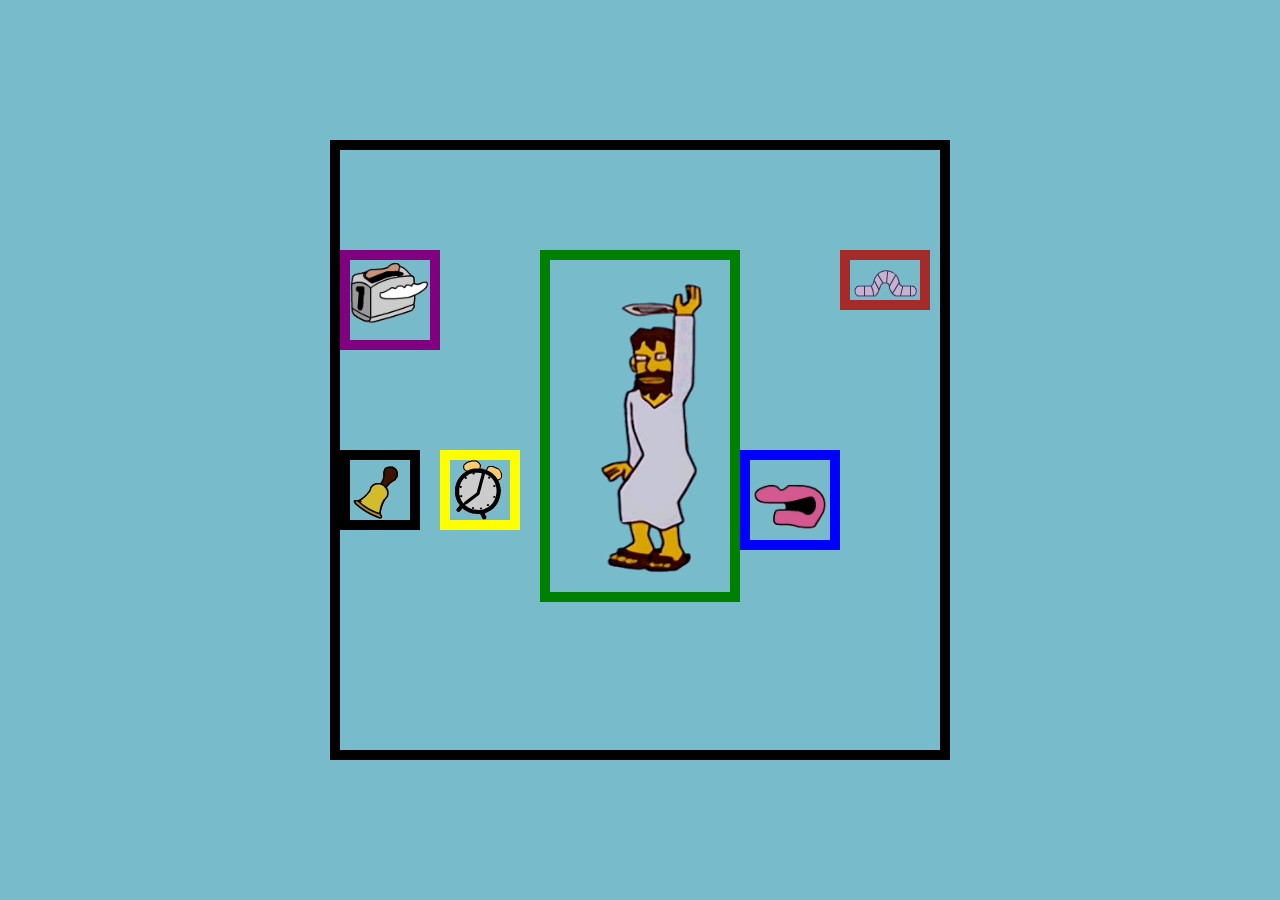
<file: layouts/20-homer-website/index.html>
<!DOCTYPE html>
<html lang="en">
<head>
  <meta charset="UTF-8">
  <meta http-equiv="X-UA-Compatible" content="IE=edge">
  <meta name="viewport" content="width=device-width, initial-scale=1.0">
  <link rel="stylesheet" href="./styles.css">
  <title>Homer Website</title>
</head>
<body>
  <div class="grid">
    <img class="mouth" src="./images/boca.gif" alt="">
    <img class="bell" src="./images/campana.gif" alt="">
    <img class="god" src="./images/dios.gif" alt="">
    <img class="worm" src="./images/gusano.gif" alt="">
    <img class="clock" src="./images/reloj.gif" alt="">
    <img class="toaster" src="./images/tostadora.gif" alt="">
  </div>
</body>
</html>
</file>
<file: 05-row-column/styles.css>
.container {
  display: grid;
  grid-template-columns: 200px 100px 300px 200px 200px;
  grid-template-rows: 200px 100px;
}

.item {
  border: 5px solid red;
  counter-increment: item;
}

.item::before {
  content: counter(item);
}
</file>
<file: 06-grid-lines/styles.css>
.container {
  display: grid;
  grid-template-columns: [inline-start] 200px [inline-2] 500px [inline-end];
  grid-template-rows: 100px 600px;
}

.item {
  border: 5px solid red;
  counter-increment: item;
}

.item::before {
  content: counter(item);
}

.item:nth-of-type(4) {
  border-color: blue;
  /* grid-column: 1 / 1; */
  grid-column-start: 1;
  grid-column-start: inline-start;
  grid-column-end: inline-end;
  grid-column-end: -1;

  grid-row-start: 1;
  grid-row-end: 6;
}


.item:nth-of-type(1) {
  grid-column-start: 1;
  grid-column-end: -1;
  grid-column: 1 / inline-end;
}
</file>
<file: 07-grid-areas/styles.css>
.container {
  display: grid;
  grid-template-columns: [inline-start] 200px [inline-2] 700px [inline-end];
  grid-template-rows: [block-start] 100px [block-2] 600px [block-end];
  grid-template-areas: "header header" "sidebar main";
}

.item {
  border: 5px solid red;
  counter-increment: item;
}

.item::before {
  content: counter(item);
}



.item:nth-of-type(1) {
  grid-area: header;
  /* grid-column-start: 1;
  grid-column-end: -1;
  grid-column: 1 / inline-end; */
}

.item:nth-of-type(2) {
  grid-area: sidebar;

  border-color: blue;
}
.item:nth-of-type(3) {
  grid-area: main;

  border-color: green;
}
</file>
<file: 09-grid-gap/styles.css>
.container {
  display: grid;
  grid-template-columns: [inline-start] 200px [inline-2] 700px [inline-end];
  grid-template-rows: [block-start] 100px [block-2] 600px 200px [block-end];
  grid-template-areas: "header header" "sidebar main" "footer footer";
  gap: 40px;
  row-gap: 10px;
  column-gap: 5px;
  grid-column-gap: 0px;
}

.item {
  border: 5px solid red;
  counter-increment: item;
}

.item::before {
  content: counter(item);
}



.item:nth-of-type(1) {
  grid-area: header;
  margin-block-end: 10px;
  /* grid-column-start: 1;
  grid-column-end: -1;
  grid-column: 1 / inline-end; */
}

.item:nth-of-type(2) {
  grid-area: sidebar;

  border-color: blue;
}
.item:nth-of-type(3) {
  grid-area: main;

  border-color: green;
}


.item:nth-of-type(4) {
  grid-area: footer;
  margin-block-start: 50px;
}
</file>
<file: 11-fr/styles.css>
.container {
  border: 10px solid black;
  display: grid;
  grid-template-columns: [inline-start] 1fr [inline-2] 3fr [inline-end];
  grid-template-rows: [block-start] 1fr [block-2] 200px 100px [block-end];
  grid-template-areas: "header header" "sidebar main" "footer footer";
  gap: 40px;
  row-gap: 10px;
  column-gap: 5px;
  grid-column-gap: 0px;
  block-size: 100vh;
}

.item {
  border: 5px solid red;
  counter-increment: item;
}

.item::before {
  content: counter(item);
}



.item:nth-of-type(1) {
  grid-area: header;
  margin-block-end: 10px;
  /* grid-column-start: 1;
  grid-column-end: -1;
  grid-column: 1 / inline-end; */
}

.item:nth-of-type(2) {
  grid-area: sidebar;

  border-color: blue;
}
.item:nth-of-type(3) {
  grid-area: main;

  border-color: green;
}


.item:nth-of-type(4) {
  grid-area: footer;
  margin-block-start: 50px;
}
</file>
<file: 12-dynamic-sizes/styles.css>
.container {
  border: 10px solid black;
  display: grid;
  grid-template-columns: 1fr 1fr 1fr;
  grid-template-rows: [block-start] 1fr [block-2] 200px 100px [block-end];
  gap: 2rem;
}

.item {
  border: 5px solid red;
  counter-increment: item;
}

.item::before {
  content: counter(item);
}



.item:nth-of-type(1) {

}

.item:nth-of-type(2) {
  padding: 2rem;
  margin: 20px;
  /* padding: 1rem;
  margin: 1rem; */
}
.item:nth-of-type(3) {

}


.item:nth-of-type(4) {

}
</file>
<file: 13-responsive-design/styles.css>
.container {
  display: grid;
  grid-template-columns: repeat(auto-fill, minmax(200px, 1fr));
  grid-template-rows: repeat(auto-fill, minmax(200px, 1fr));
  gap: 2rem;
  block-size: 100vh;
  max-inline-size: 1024px;
  margin: auto;
}

.item {
  border: 5px solid red;
  counter-increment: item;
}

.item::before {
  content: counter(item);
}
</file>
<file: 14-auto-row-columns/styles.css>
.container {
  display: grid;
  /* grid-auto-columns: minmax(200px, 1fr); */
  grid-template-columns: repeat(auto-fill, minmax(200px, 1fr));
  /* grid-template-rows: repeat(auto-fill, 200px); */
  grid-auto-rows: 200px;
  gap: 2rem;
  block-size: 100vh;
  max-inline-size: 1024px;
  margin: auto;
}

.item {
  border: 5px solid red;
  counter-increment: item;
}

.item::before {
  content: counter(item);
}
</file>
<file: 15-auto-flow/styles.css>
.container {
  display: grid;
  /* grid-auto-columns: minmax(200px, 1fr); */
  grid-template-columns: repeat(auto-fill, minmax(200px, 1fr));
  grid-template-rows: repeat(auto-fill, 200px);
  /* grid-auto-rows: 200px; */
  gap: 2rem;
  block-size: 100vh;
  max-inline-size: 1024px;
  margin: auto;
  grid-auto-flow: row;
  /* grid-auto-flow: column dense; */
}

.item {
  border: 5px solid red;
  counter-increment: item;
  font-size: 3rem;
  font-family: arial;
  display: flex;
  justify-content: center;
  align-items: center;
}

.item::before {
  content: counter(item);
}

.item:nth-child(4) {
  border-color: purple;
  grid-row-start: 1;
  grid-column-start: 2;
  /* grid-column-end: span 2; */
  grid-row-end: span 2;
}


.item:nth-child(3) {
  border-color: green;
  grid-row-start: 2;
  grid-row-end: 4;
  grid-column-end: span 2;
  /* grid-column-start: 1; */
}
</file>
<file: 16-aligning/styles.css>
.container {
  display: grid;
  /* grid-auto-columns: minmax(200px, 1fr); */
  /* grid-template-columns: repeat(auto-fill, minmax(200px, 1fr)); */
  /* grid-auto-columns: 200px; */
  grid-template-columns: repeat(6, 200px);
  grid-auto-rows: 200px;
  /* gap: 2rem; */
  block-size: 100vh;
  /* max-inline-size: 1024px; */
  margin: auto;
  /* grid-auto-flow: column; */
  border: 10px solid brown;
  /* grid-auto-flow: column dense; */
  /* writing-mode: vertical-lr; */
  /* align-items: center; */
  /* align-content: center; */

  /* justify-items: center; */
  /* justify-content: space-evenly; */

  /* place-items: center; */
  place-content: center space-evenly;
}

.item {
  border: 5px solid red;
  counter-increment: item;
  font-size: 3rem;
  font-family: arial;
  display: flex;
  justify-content: center;
  align-items: center;
  /* align-self: ; */
  /* justify-self: ; */
  /* place-self: ; */
}

.item::before {
  content: counter(item);
}

.item:nth-child(4) {
  border-color: purple;
  /* grid-row-start: 1;
  grid-column-start: 2; */
  /* grid-column-end: span 2; */
  /* grid-row-end: span 2; */
}


.item:nth-child(3) {
  /* align-self: center;
  justify-self: center; */
  place-self: center;
  border-color: green;
  /* grid-row-start: 2;
  grid-row-end: 4;
  grid-column-end: span 2; */
  /* grid-column-start: 1; */
}
</file>
<file: calendar/css/index.css>
@import './global.css';
@import "./icons.css";
@import "./page.css";
@import "./calendar.css";
@import './button.css';
@import './select.css';
@import './calendar-status.css';
@import './header.css';
@import './mini-calendar.css';
@import './sidebar.css';
@import './modal.css';
@import './input.css';
@import './create-task.css';
</file>
<file: spotifu/css/index.css>
@import './icons.css';
@import './fonts.css';
@import './body.css';
@import './link.css';
@import './button-icon.css';
@import './sidebar.css';
@import './ellipsis.css';
@import './player.css';
@import './page.css';
@import './layout.css';
@import './scrollbar.css';

:root {
  font-size: 14px;
  --primary: #00B050;
  --white: #ffffff;
  --gray10: #B3B3B3;
  --gray20: #737373;
  --gray30: #282828;
  --gray40: #181818;
  --gray50: #121212;
  --gray60: #000000;
  --basefontFamily: Avenir, Helvetica, sans-serif;
  --headline1: bold 2rem/normal var(--basefontFamily);
  --headline2: bold 1.5rem/1.75rem var(--basefontFamily);
  --baseFont: normal .875rem/1.375rem var(--basefontFamily);
  --baseFontBold: bold .875rem/1.375rem var(--basefontFamily);
  --button: bold .875rem/1rem var(--basefontFamily);
  --small: normal .75em/normal var(--basefontFamily);
}

@media screen and (min-width: 768px) {
  :root {
    font-size: 16px;
  }
}

@media screen and (min-width: 1367px) {
  :root {
    font-size: 18px;
  }
}
</file>
<file: layouts/20-homer-website/styles.css>
body {
  margin: 0;
  background-color: #78bbcb;
  display: flex;
  justify-content: center;
  align-items: center;
  block-size: 100vh;
}

.grid {
  display: grid;
  grid-template-columns: repeat(6, 100px);
  grid-template-rows: repeat(6, 100px);
  border: 10px solid black;
  /* justify-content: center; */
}

.grid img {
  max-inline-size: 100%;
  box-sizing: border-box;
}

.god {
  border: 10px solid green;
  grid-row-start: 2;
  /* grid-column-start: 3;
  grid-column-end: 5; */
  grid-column: 3 / 5;

}

.mouth {
  border: 10px solid blue;
  grid-column-start: 5;
  grid-row-start: 4;
}


.bell {
  border: 10px solid black;
  grid-row-start: 4;
}
.clock {
  border: 10px solid yellow;
  grid-row-start: 4;
  grid-column-start: 2;
}


.toaster {
  border: 10px solid purple;
  grid-column-start: 1;
  grid-row-start: 2;
}

.worm {
  border: 10px solid brown;
  grid-row-start: 2;
  grid-column-start: 6;
}
</file>
